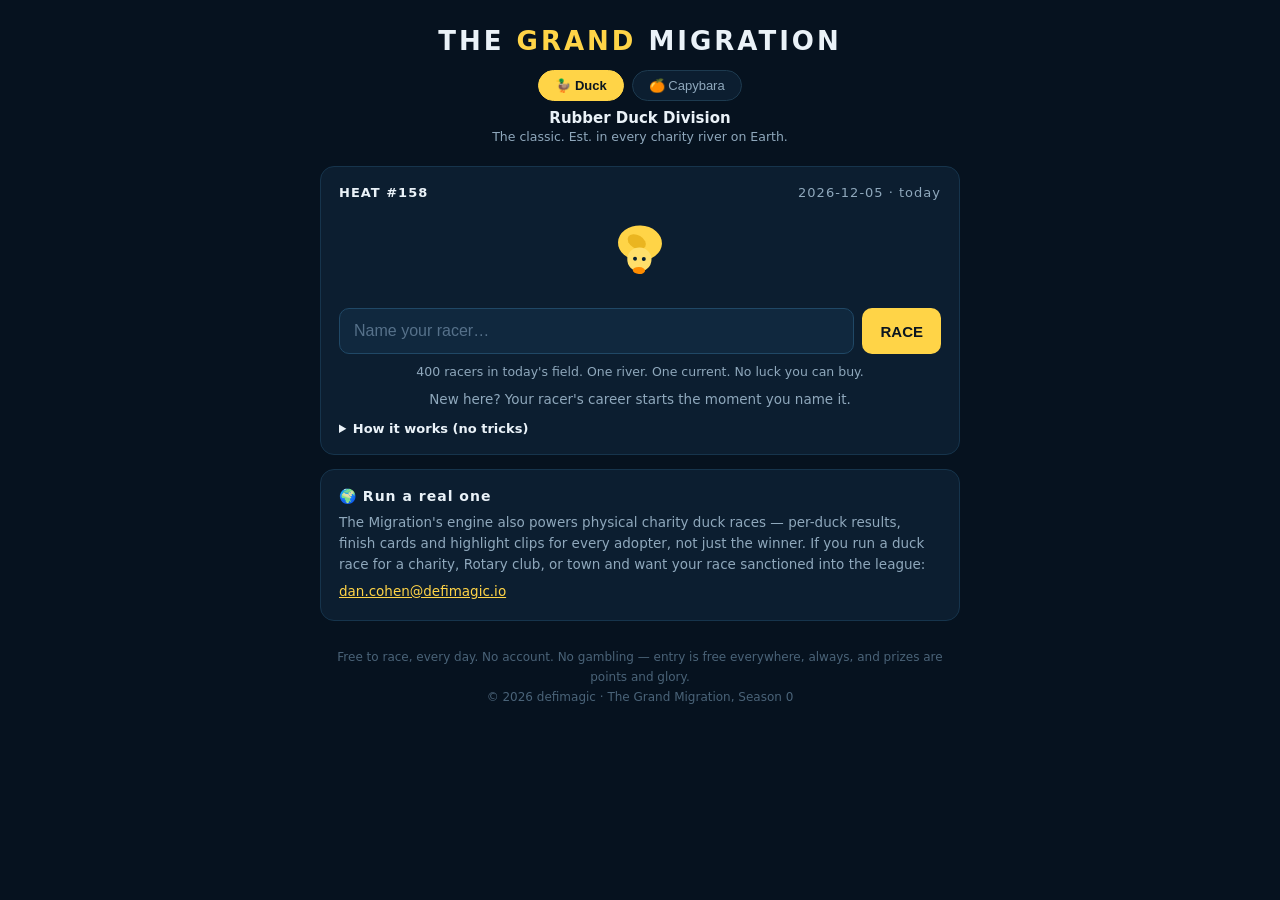
<file: index.html>
<!DOCTYPE html>
<html lang="en">
<head>
<meta charset="utf-8">
<meta name="viewport" content="width=device-width, initial-scale=1">
<title>The Grand Migration — the daily floating race</title>
<meta name="description" content="Name a racer. It races 400 others down a river that changes every day. Same name, same day, same result — anywhere on Earth. Free, no account.">
<meta property="og:title" content="The Grand Migration">
<meta property="og:description" content="The daily floating race. Name yours, race 400 others, prove it in the group chat.">
<link rel="icon" href="data:image/svg+xml,<svg xmlns='http://www.w3.org/2000/svg' viewBox='0 0 100 100'><text y='.9em' font-size='90'>🌊</text></svg>">
<link rel="stylesheet" href="css/style.css">
</head>
<body>
<div class="wrap">

  <header>
    <div class="brand">THE <em>GRAND</em> MIGRATION</div>
    <div class="division">
      <button id="skinDuck" type="button">🦆 Duck</button>
      <button id="skinCapy" type="button">🍊 Capybara</button>
    </div>
    <div id="divisionLabel"></div>
    <div id="divisionTag"></div>
  </header>

  <!-- ENTER -->
  <section id="enter" class="panel">
    <div class="heatChip"><b id="heatNo"></b><span id="heatDate"></span></div>
    <canvas id="heroSprite" width="120" height="90"></canvas>
    <div id="challengeBox" class="hidden"></div>
    <form id="enterForm" autocomplete="off">
      <input id="nameInput" maxlength="28" placeholder="Name your racer…" aria-label="Racer name">
      <button type="submit">RACE</button>
    </form>
    <div class="fieldNote"><span id="fieldCount">400</span> racers in today's field. One river. One current. No luck you can buy.</div>
    <div id="careerStrip"></div>
    <details class="how">
      <summary>How it works (no tricks)</summary>
      <p>Every day at 00:00 UTC a new river is generated. Every racer's run is computed from the day plus its name — nothing else. Same name, same day, same finish, on any phone on Earth. That's why a result can be checked by anyone you send it to: they type the name, they see the run.</p>
      <p>Free to race, no account, no purchase, no prizes of value — points and glory only. Your career lives on your device.</p>
    </details>
  </section>

  <!-- RACE -->
  <section id="race" class="panel hidden">
    <div id="raceTop"><span id="raceHeat"></span><span id="raceClock">0s</span><span id="livePos"></span></div>
    <canvas id="river"></canvas>
    <div id="raceBottom">
      <div id="ticker">🎙 They're in the water…</div>
      <button id="speedBtn" type="button">▶ 24×</button>
      <button id="skipBtn" type="button">Skip ⏭</button>
    </div>
  </section>

  <!-- RESULTS -->
  <section id="results" class="hidden">
    <div class="panel">
      <div id="resultHeat"></div>
      <div id="myCard"></div>
      <div id="shareRow" class="hidden">
        <button id="shareBtn" type="button">Challenge friends</button>
        <button id="copyBtn" type="button">Copy link</button>
        <button id="cardBtn" type="button">Save card</button>
      </div>
      <div id="tomorrowLine"></div>
      <div class="againRow">
        <button id="rewatchBtn" type="button">Rewatch heat</button>
        <button id="againBtn" type="button">Change racer</button>
      </div>
    </div>
    <div id="globalBox" class="panel hidden"></div>
    <div id="h2hBox" class="panel hidden"></div>
    <div class="panel">
      <h3>🏁 Today's podium & top 10</h3>
      <table class="miniTable"><tbody id="standings"></tbody></table>
    </div>
    <div class="panel"><div id="careerBox"></div></div>
  </section>

  <!-- REAL-WORLD LANE -->
  <section id="hostPanel" class="panel">
    <h3>🌍 Run a real one</h3>
    <p>The Migration's engine also powers physical charity duck races — per-duck results, finish cards and highlight clips for every adopter, not just the winner. If you run a duck race for a charity, Rotary club, or town and want your race sanctioned into the league:</p>
    <p><a href="mailto:dan.cohen@defimagic.io?subject=Sanction%20my%20race%20—%20Grand%20Migration">dan.cohen@defimagic.io</a></p>
  </section>

  <footer>
    Free to race, every day. No account. No gambling — entry is free everywhere, always, and prizes are points and glory.<br>
    © 2026 defimagic · The Grand Migration, Season 0
  </footer>

</div>
<div id="toast" role="status"></div>
<script src="js/engine.js"></script>
<script src="js/app.js"></script>
</body>
</html>
</file>
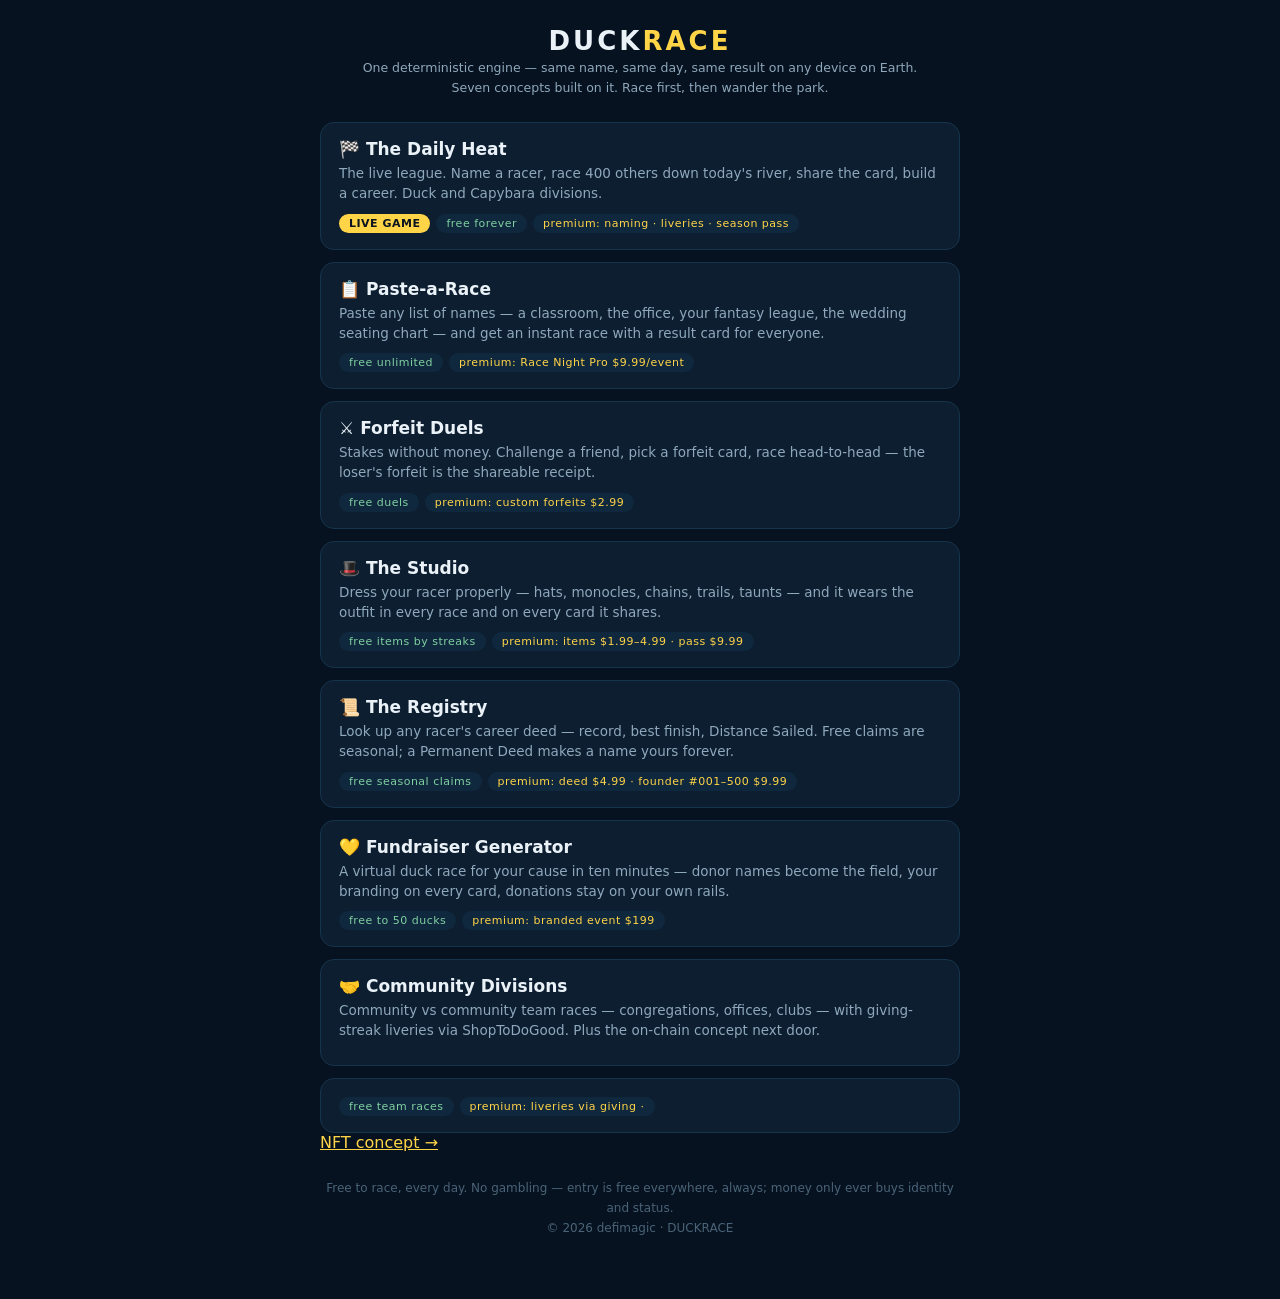
<file: public/index.html>
<!DOCTYPE html>
<html lang="en">
<head>
<meta charset="utf-8">
<meta name="viewport" content="width=device-width, initial-scale=1">
<title>DUCKRACE — the concept park</title>
<meta name="description" content="One deterministic racing engine, seven concepts. Race a duck in ten seconds — then explore what it could become.">
<link rel="icon" href="data:image/svg+xml,<svg xmlns='http://www.w3.org/2000/svg' viewBox='0 0 100 100'><text y='.9em' font-size='90'>🦆</text></svg>">
<link rel="stylesheet" href="/css/style.css">
<style>
  .park { display: grid; grid-template-columns: 1fr; gap: 12px; margin-top: 16px; }
  a.card { display: block; background: var(--panel); border: 1px solid #16344c; border-radius: 14px; padding: 16px 18px; text-decoration: none; color: var(--ink); transition: border-color .15s, transform .15s; }
  a.card:hover { border-color: var(--accent); transform: translateY(-1px); }
  .card h2 { font-size: 17px; margin: 0 0 4px; }
  .card p { color: var(--dim); font-size: 13.5px; line-height: 1.5; margin: 0 0 8px; }
  .chips span { display: inline-block; font-size: 11px; letter-spacing: .5px; border-radius: 12px; padding: 3px 10px; margin-right: 6px; }
  .chips .free { background: #10283e; color: #7fd0a0; }
  .chips .prem { background: #10283e; color: var(--accent); }
  .chips .live { background: var(--accent); color: #0a1520; font-weight: 700; }
  .intro { color: var(--dim); font-size: 14px; text-align: center; line-height: 1.6; margin-top: 8px; }
</style>
</head>
<body>
<div class="wrap">
  <header>
    <div class="brand">DUCK<em>RACE</em></div>
    <div id="divisionTag" class="intro">One deterministic engine — same name, same day, same result on any device on Earth.<br>Seven concepts built on it. Race first, then wander the park.</div>
  </header>

  <div class="park">
    <a class="card" href="/daily/">
      <h2>🏁 The Daily Heat</h2>
      <p>The live league. Name a racer, race 400 others down today's river, share the card, build a career. Duck and Capybara divisions.</p>
      <div class="chips"><span class="live">LIVE GAME</span><span class="free">free forever</span><span class="prem">premium: naming · liveries · season pass</span></div>
    </a>
    <a class="card" href="/paste/">
      <h2>📋 Paste-a-Race</h2>
      <p>Paste any list of names — a classroom, the office, your fantasy league, the wedding seating chart — and get an instant race with a result card for everyone.</p>
      <div class="chips"><span class="free">free unlimited</span><span class="prem">premium: Race Night Pro $9.99/event</span></div>
    </a>
    <a class="card" href="/duel/">
      <h2>⚔️ Forfeit Duels</h2>
      <p>Stakes without money. Challenge a friend, pick a forfeit card, race head-to-head — the loser's forfeit is the shareable receipt.</p>
      <div class="chips"><span class="free">free duels</span><span class="prem">premium: custom forfeits $2.99</span></div>
    </a>
    <a class="card" href="/studio/">
      <h2>🎩 The Studio</h2>
      <p>Dress your racer properly — hats, monocles, chains, trails, taunts — and it wears the outfit in every race and on every card it shares.</p>
      <div class="chips"><span class="free">free items by streaks</span><span class="prem">premium: items $1.99–4.99 · pass $9.99</span></div>
    </a>
    <a class="card" href="/registry/">
      <h2>📜 The Registry</h2>
      <p>Look up any racer's career deed — record, best finish, Distance Sailed. Free claims are seasonal; a Permanent Deed makes a name yours forever.</p>
      <div class="chips"><span class="free">free seasonal claims</span><span class="prem">premium: deed $4.99 · founder #001–500 $9.99</span></div>
    </a>
    <a class="card" href="/charity/">
      <h2>💛 Fundraiser Generator</h2>
      <p>A virtual duck race for your cause in ten minutes — donor names become the field, your branding on every card, donations stay on your own rails.</p>
      <div class="chips"><span class="free">free to 50 ducks</span><span class="prem">premium: branded event $199</span></div>
    </a>
    <a class="card" href="/community/">
      <h2>🤝 Community Divisions</h2>
      <p>Community vs community team races — congregations, offices, clubs — with giving-streak liveries via ShopToDoGood. Plus the on-chain concept next door.</p>
      <div class="chips"><span class="free">free team races</span><span class="prem">premium: liveries via giving · <a href="/community/crypto.html" style="color:var(--accent)">NFT concept →</a></span></div>
    </a>
  </div>

  <footer>
    Free to race, every day. No gambling — entry is free everywhere, always; money only ever buys identity and status.<br>
    © 2026 defimagic · DUCKRACE
  </footer>
</div>
</body>
</html>
</file>
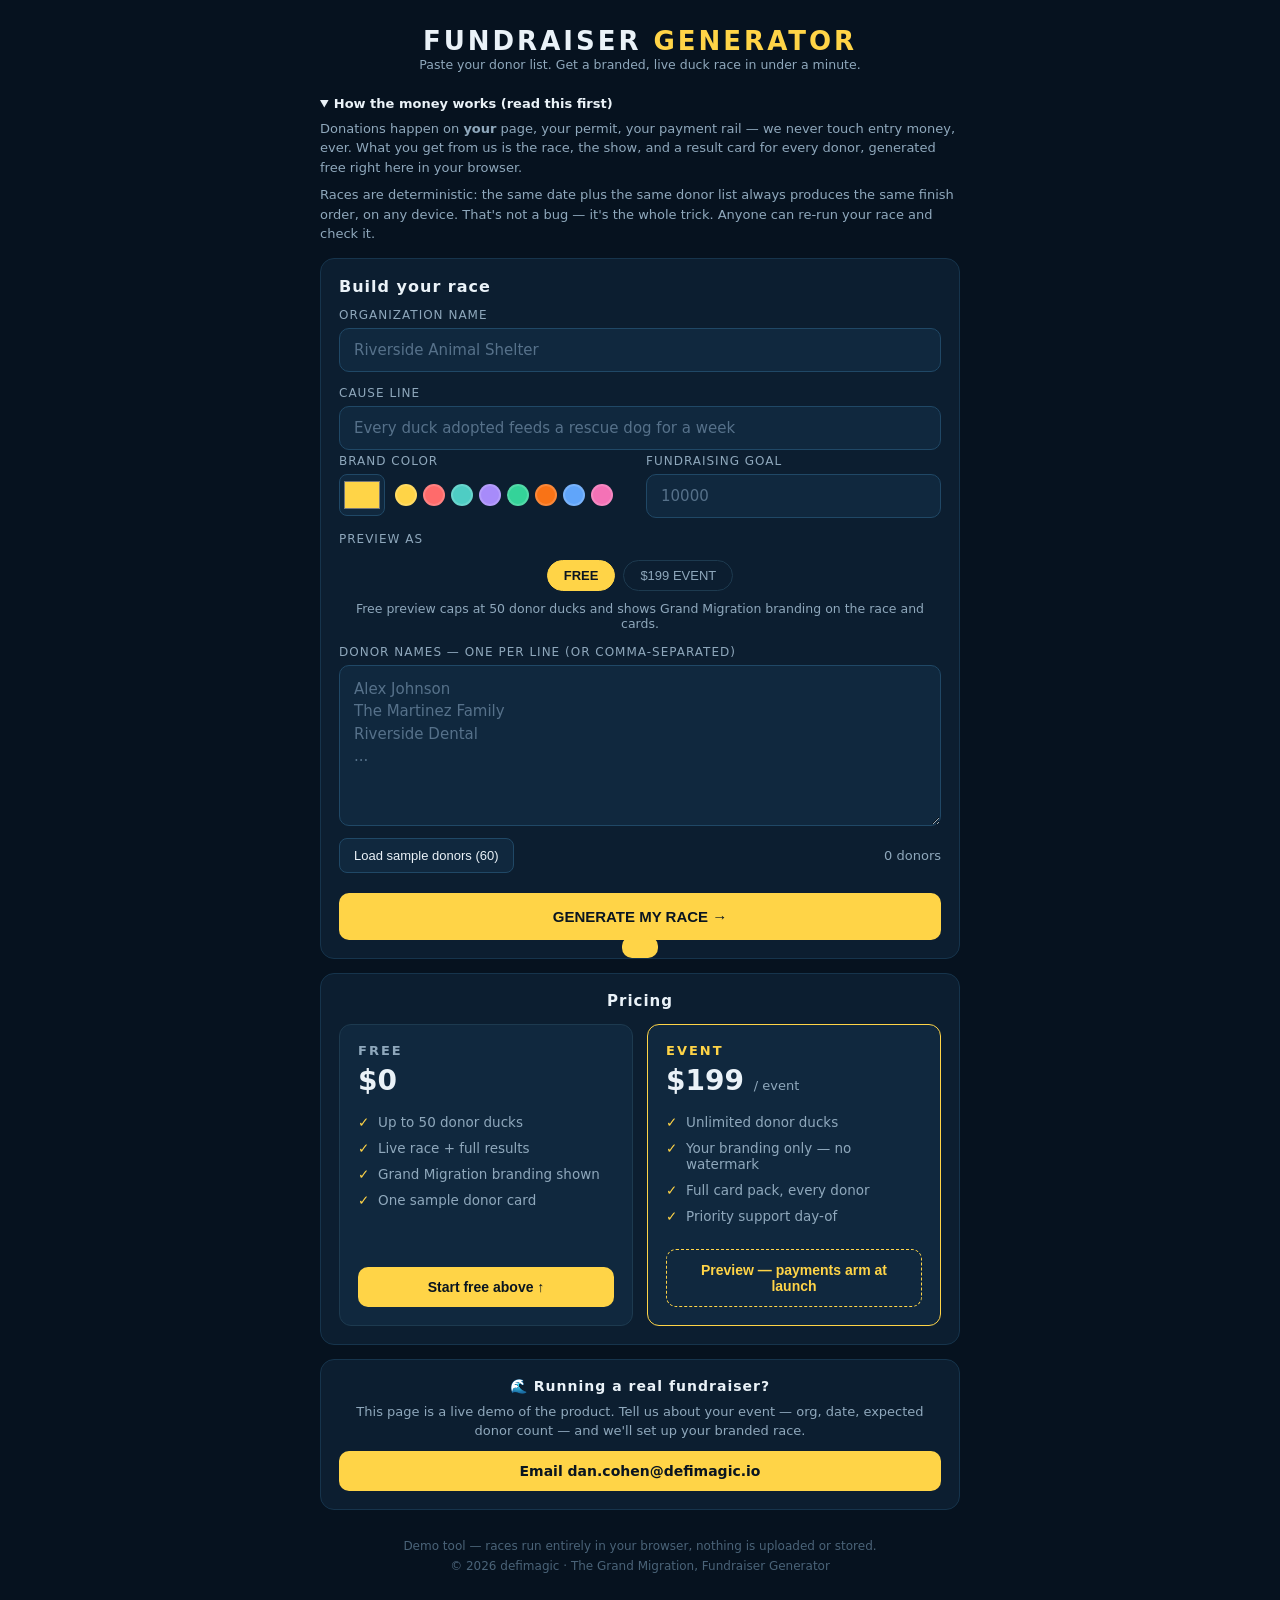
<file: public/charity/index.html>
<!DOCTYPE html>
<html lang="en">
<head>
<meta charset="utf-8">
<meta name="viewport" content="width=device-width, initial-scale=1">
<title>Fundraiser Generator — turn your donor list into a live duck race</title>
<meta name="description" content="Paste your donor names, pick your brand color, generate a live duck race and a result card for every donor. Free demo — we never touch your donation money.">
<meta property="og:title" content="Fundraiser Generator — The Grand Migration">
<meta property="og:description" content="Self-serve virtual duck race for your cause. Your branding, your donors, your payment rail. We just run the race.">
<link rel="icon" href="data:image/svg+xml,<svg xmlns='http://www.w3.org/2000/svg' viewBox='0 0 100 100'><text y='.9em' font-size='90'>🦆</text></svg>">
<link rel="stylesheet" href="/css/style.css">
<link rel="stylesheet" href="charity.css">
</head>
<body>
<div class="wrap">

  <header>
    <div class="brand">FUNDRAISER <em>GENERATOR</em></div>
    <div id="divisionTag">Paste your donor list. Get a branded, live duck race in under a minute.</div>
  </header>

  <details class="how" id="howDetails" open>
    <summary>How the money works (read this first)</summary>
    <p>Donations happen on <b>your</b> page, your permit, your payment rail — we never touch entry money, ever. What you get from us is the race, the show, and a result card for every donor, generated free right here in your browser.</p>
    <p>Races are deterministic: the same date plus the same donor list always produces the same finish order, on any device. That's not a bug — it's the whole trick. Anyone can re-run your race and check it.</p>
  </details>

  <!-- SETUP -->
  <section id="setup" class="panel">
    <h2 class="panelTitle">Build your race</h2>
    <form id="setupForm" autocomplete="off">
      <label class="fLabel" for="orgName">Organization name</label>
      <input id="orgName" class="fInput" maxlength="60" placeholder="Riverside Animal Shelter" required>

      <label class="fLabel" for="causeLine">Cause line</label>
      <input id="causeLine" class="fInput" maxlength="90" placeholder="Every duck adopted feeds a rescue dog for a week">

      <div class="fRow">
        <div class="fCol">
          <label class="fLabel" for="brandColor">Brand color</label>
          <div class="colorRow">
            <input id="brandColor" type="color" value="#ffd447">
            <div class="swatches" id="swatches"></div>
          </div>
        </div>
        <div class="fCol">
          <label class="fLabel" for="goalAmount">Fundraising goal</label>
          <input id="goalAmount" class="fInput" type="number" min="0" step="1" placeholder="10000">
        </div>
      </div>

      <label class="fLabel">Preview as</label>
      <div class="division" id="tierToggle">
        <button id="tierFree" type="button" class="on">FREE</button>
        <button id="tierEvent" type="button">$199 EVENT</button>
      </div>
      <div id="tierNote" class="fieldNote"></div>

      <label class="fLabel" for="donorText">Donor names — one per line (or comma-separated)</label>
      <textarea id="donorText" class="fTextarea" rows="6" placeholder="Alex Johnson&#10;The Martinez Family&#10;Riverside Dental&#10;..."></textarea>
      <div class="fRow" style="margin-top:8px;">
        <button id="loadSampleBtn" type="button" class="ghostBtn">Load sample donors (60)</button>
        <div id="donorCount" class="donorCount">0 donors</div>
      </div>

      <button type="submit" class="wideBtn bigGen" id="generateBtn">GENERATE MY RACE →</button>
    </form>
  </section>

  <!-- PREVIEW -->
  <section id="previewWrap" class="hidden">
    <div id="brandedScope">
      <section id="preview" class="panel">
        <div id="previewHeader">
          <div id="pOrgName"></div>
          <div id="pCauseLine"></div>
          <div id="pGoalWrap">
            <div class="goalBar"><div id="pGoalFill" class="goalFill"></div></div>
            <div id="pGoalLabel" class="dim"></div>
          </div>
        </div>

        <div id="raceTop2">
          <span id="raceInfo"></span>
          <span id="raceClock2">0s</span>
        </div>
        <canvas id="raceCanvas"></canvas>
        <div id="raceBottom2">
          <div id="ticker2">🎙 Ducks entering the water…</div>
          <button id="speedBtn2" type="button">▶ 24×</button>
          <button id="skipBtn2" type="button">Skip ⏭</button>
        </div>
        <div id="liveLeaders"></div>
        <div id="tierBadge"></div>
      </section>

      <section id="resultsSection" class="hidden">
        <div class="panel">
          <h3 id="resultsTitle"></h3>
          <table class="miniTable"><thead><tr><th>#</th><th>Donor</th><th>Time</th><th>Sailed</th></tr></thead>
            <tbody id="donorTable"></tbody>
          </table>
          <div id="overflowNote" class="fieldNote hidden"></div>
        </div>

        <div class="panel">
          <h3>Sample donor card</h3>
          <p class="dim">Every donor gets a card like this — proof they raced, branded for you.</p>
          <label class="fLabel" for="cardDonorSelect">Preview for</label>
          <select id="cardDonorSelect" class="fInput"></select>
          <canvas id="cardCanvas" width="1200" height="630"></canvas>
          <button id="downloadCardBtn" class="wideBtn" type="button">Download this card (PNG)</button>
        </div>

        <div class="panel" id="packPanel">
          <h3>Card pack — every donor, one click</h3>
          <p class="dim">Bundles a branded card for every donor on your list into one download, ready to email out the morning after the race.</p>
          <button id="packBtn" class="wideBtn ghostGold" type="button">Download full card pack — Preview, payments arm at launch</button>
        </div>

        <div class="panel" style="text-align:center;">
          <button id="rebuildBtn" class="wideBtn" type="button">Build another race</button>
        </div>
      </section>
    </div>
  </section>

  <!-- PRICING -->
  <section class="panel" id="pricingPanel">
    <h3>Pricing</h3>
    <div class="pricingGrid">
      <div class="tierCard">
        <div class="tierName">FREE</div>
        <div class="tierPrice">$0</div>
        <ul class="tierList">
          <li>Up to 50 donor ducks</li>
          <li>Live race + full results</li>
          <li>Grand Migration branding shown</li>
          <li>One sample donor card</li>
        </ul>
        <button id="freeCTA" class="wideBtn" type="button">Start free above ↑</button>
      </div>
      <div class="tierCard highlight">
        <div class="tierName">EVENT</div>
        <div class="tierPrice">$199 <span>/ event</span></div>
        <ul class="tierList">
          <li>Unlimited donor ducks</li>
          <li>Your branding only — no watermark</li>
          <li>Full card pack, every donor</li>
          <li>Priority support day-of</li>
        </ul>
        <button id="eventCTA" class="wideBtn ghostGold" type="button">Preview — payments arm at launch</button>
      </div>
    </div>
  </section>

  <!-- CONTACT -->
  <section class="panel" id="contactPanel">
    <h3>🌊 Running a real fundraiser?</h3>
    <p class="dim">This page is a live demo of the product. Tell us about your event — org, date, expected donor count — and we'll set up your branded race.</p>
    <a id="contactLink" class="wideBtn contactBtn" href="mailto:dan.cohen@defimagic.io?subject=Fundraiser%20Generator%20—%20interested">Email dan.cohen@defimagic.io</a>
  </section>

  <footer>
    Demo tool — races run entirely in your browser, nothing is uploaded or stored.<br>
    © 2026 defimagic · The Grand Migration, Fundraiser Generator
  </footer>

</div>
<div id="toast" role="status"></div>
<script src="/js/engine.js"></script>
<script src="charity.js"></script>
</body>
</html>
</file>
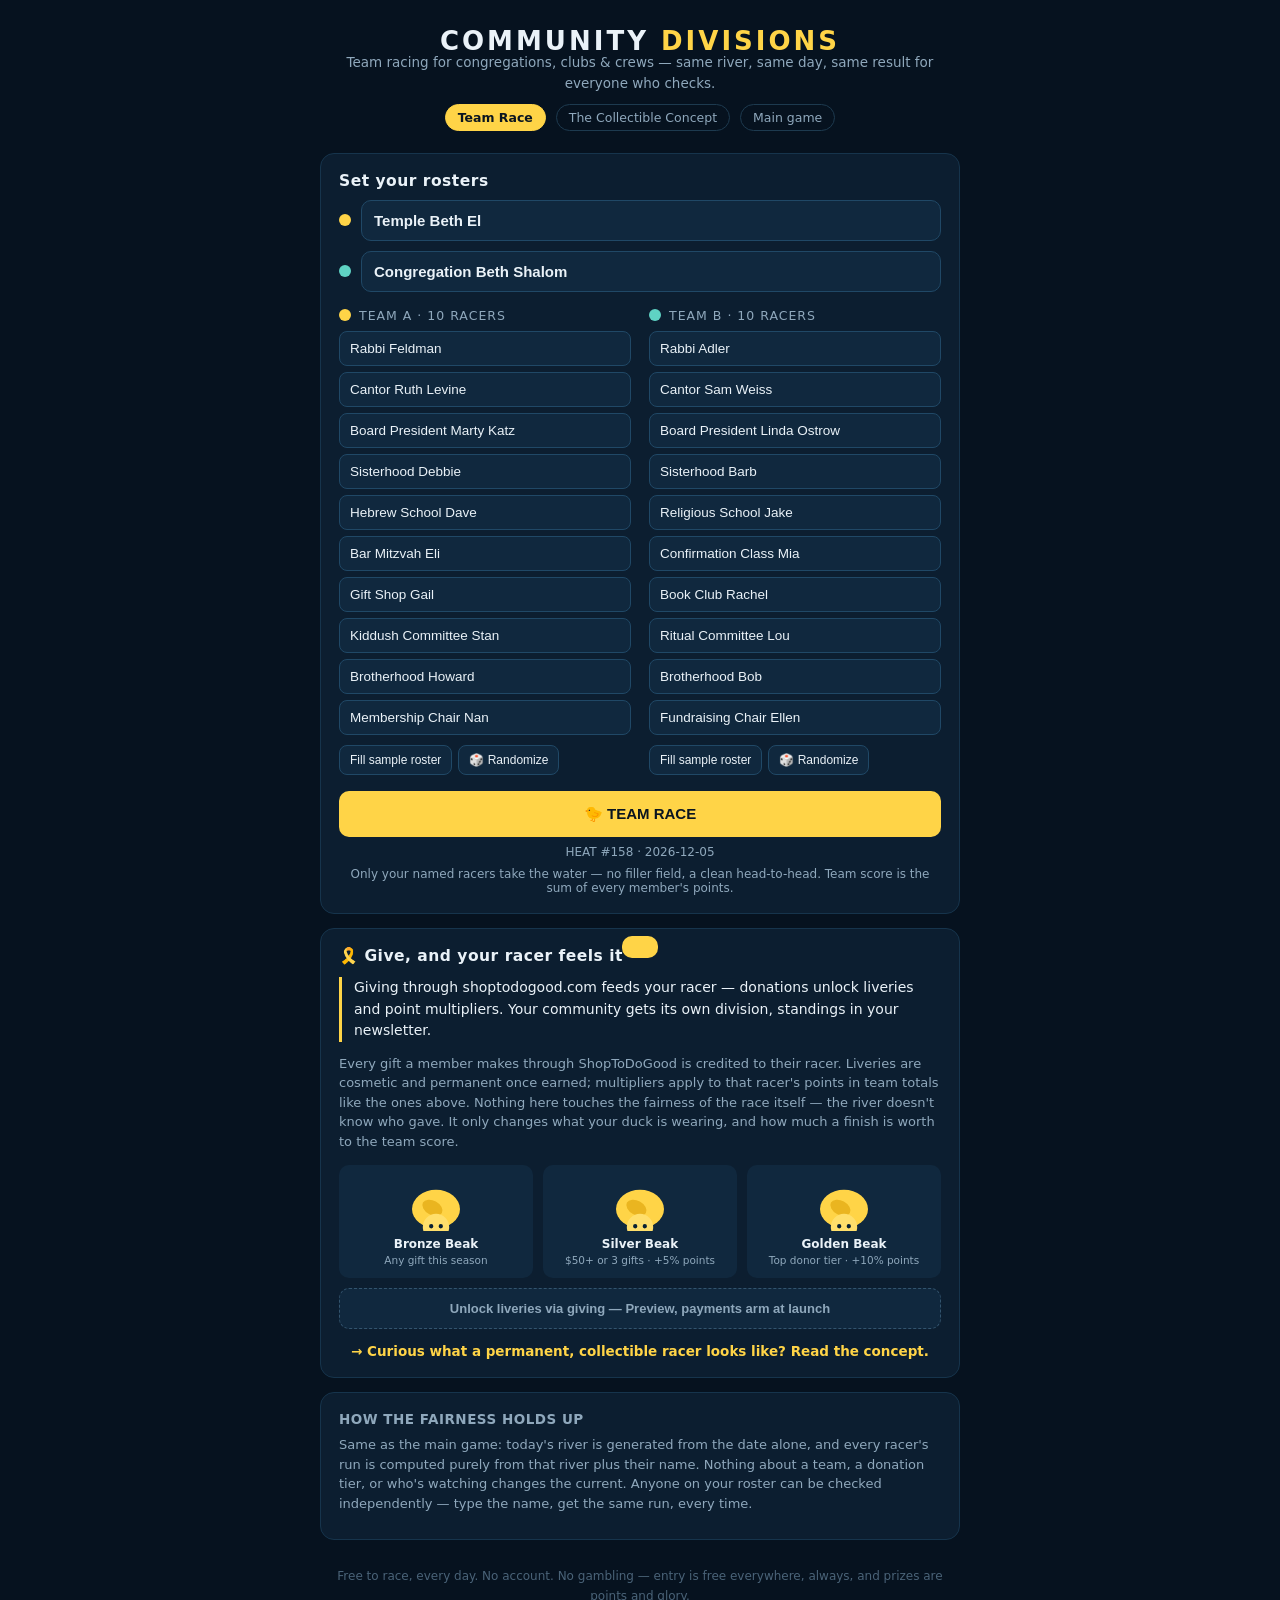
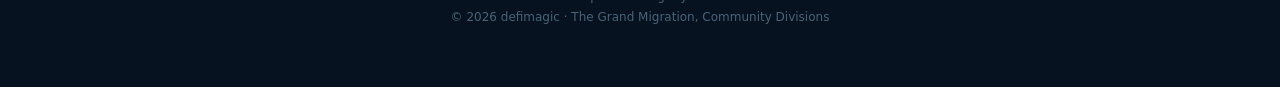
<file: public/community/index.html>
<!DOCTYPE html>
<html lang="en">
<head>
<meta charset="utf-8">
<meta name="viewport" content="width=device-width, initial-scale=1">
<title>Community Divisions — The Grand Migration</title>
<meta name="description" content="Two communities, ten racers each, one deterministic river. Team-vs-team racing for congregations, clubs and crews — free, no account, same result for everyone.">
<meta property="og:title" content="Community Divisions — The Grand Migration">
<meta property="og:description" content="Team-vs-team racing for your community. Points, standings, and a giving tie-in through ShopToDoGood.">
<link rel="icon" href="data:image/svg+xml,<svg xmlns='http://www.w3.org/2000/svg' viewBox='0 0 100 100'><text y='.9em' font-size='90'>🏆</text></svg>">
<link rel="stylesheet" href="../css/style.css">
<link rel="stylesheet" href="community.css">
</head>
<body>
<div class="wrap">

  <header>
    <div class="brand">COMMUNITY <em>DIVISIONS</em></div>
    <div class="subhead">Team racing for congregations, clubs & crews — same river, same day, same result for everyone who checks.</div>
    <div class="navRow">
      <a href="#" class="on">Team Race</a>
      <a href="crypto.html">The Collectible Concept</a>
      <a href="../index.html">Main game</a>
    </div>
  </header>

  <!-- SETUP -->
  <section id="setup" class="panel">
    <h2>Set your rosters</h2>
    <div class="teamNameRow">
      <span class="teamDot teamA-dot"></span>
      <input id="teamAName" maxlength="40" placeholder="Team A name">
    </div>
    <div class="teamNameRow">
      <span class="teamDot teamB-dot"></span>
      <input id="teamBName" maxlength="40" placeholder="Team B name">
    </div>

    <div class="rosterCols">
      <div class="rosterCol">
        <div class="colHead"><span class="teamDot teamA-dot"></span> Team A · 10 racers</div>
        <div id="rosterA"></div>
        <div class="sampleRow">
          <button id="sampleA" type="button">Fill sample roster</button>
          <button id="randomA" type="button">🎲 Randomize</button>
        </div>
      </div>
      <div class="rosterCol">
        <div class="colHead"><span class="teamDot teamB-dot"></span> Team B · 10 racers</div>
        <div id="rosterB"></div>
        <div class="sampleRow">
          <button id="sampleB" type="button">Fill sample roster</button>
          <button id="randomB" type="button">🎲 Randomize</button>
        </div>
      </div>
    </div>

    <button id="raceBtn" class="teamRaceBtn" type="button">🐤 TEAM RACE</button>
    <div class="setupNote" id="heatTag"></div>
    <div class="setupNote">Only your named racers take the water — no filler field, a clean head-to-head. Team score is the sum of every member's points.</div>
  </section>

  <!-- RACE -->
  <section id="raceC" class="panel hidden">
    <div id="raceCTop"><span id="raceCHeat"></span></div>
    <canvas id="raceCanvas"></canvas>
    <div id="raceCBottom">
      <div id="raceCTicker">🎙 They're in the water…</div>
      <button id="skipCBtn" type="button">Skip ⏭</button>
    </div>
  </section>

  <!-- RESULTS -->
  <section id="resultsC" class="hidden">
    <div class="panel">
      <div id="resultsCHeat" class="setupNote"></div>
      <div id="winnerBanner"></div>
      <div class="mvpRow" id="mvpRow"></div>
      <div id="shareRow" style="display:flex;gap:8px;margin-top:16px;">
        <button id="copyCBtn" type="button" style="flex:1;padding:12px 6px;border-radius:10px;border:1px solid #204866;background:var(--panel2);color:var(--ink);font-weight:700;font-size:13.5px;cursor:pointer;">Copy result</button>
        <button id="cardCBtn" type="button" style="flex:1;padding:12px 6px;border-radius:10px;border:0;background:var(--accent);color:#0a1520;font-weight:700;font-size:13.5px;cursor:pointer;">Save card</button>
      </div>
      <div class="againRow" style="display:flex;gap:8px;margin-top:12px;">
        <button id="rewatchBtn" type="button" style="flex:1;background:var(--panel2);color:var(--ink);border:1px solid #204866;border-radius:10px;padding:11px;cursor:pointer;font-size:13.5px;">Rewatch heat</button>
        <button id="editBtn" type="button" style="flex:1;background:var(--panel2);color:var(--ink);border:1px solid #204866;border-radius:10px;padding:11px;cursor:pointer;font-size:13.5px;">Edit rosters</button>
      </div>
    </div>
    <div class="panel">
      <h3>Full standings</h3>
      <div class="legendRow" id="legendRow"></div>
      <table class="miniTable">
        <thead><tr><th>pos</th><th>racer</th><th>time</th><th>pts</th></tr></thead>
        <tbody id="standingsBody"></tbody>
      </table>
    </div>
  </section>

  <!-- SHOPTODOGOOD TIE-IN -->
  <section class="panel">
    <h2>🎗️ Give, and your racer feels it</h2>
    <div class="pullQuote">Giving through shoptodogood.com feeds your racer — donations unlock liveries and point multipliers. Your community gets its own division, standings in your newsletter.</div>
    <p class="dim">Every gift a member makes through ShopToDoGood is credited to their racer. Liveries are cosmetic and permanent once earned; multipliers apply to that racer's points in team totals like the ones above. Nothing here touches the fairness of the race itself — the river doesn't know who gave. It only changes what your duck is wearing, and how much a finish is worth to the team score.</p>

    <div class="liveryGrid">
      <div class="liveryCard">
        <canvas id="liveryBronze" width="56" height="56"></canvas>
        <div class="tierName">Bronze Beak</div>
        <div class="tierReq">Any gift this season</div>
      </div>
      <div class="liveryCard">
        <canvas id="liverySilver" width="56" height="56"></canvas>
        <div class="tierName">Silver Beak</div>
        <div class="tierReq">$50+ or 3 gifts · +5% points</div>
      </div>
      <div class="liveryCard">
        <canvas id="liveryGold" width="56" height="56"></canvas>
        <div class="tierName">Golden Beak</div>
        <div class="tierReq">Top donor tier · +10% points</div>
      </div>
    </div>

    <button id="giveBtn" class="previewBtn" type="button">Unlock liveries via giving — Preview, payments arm at launch</button>
    <a class="crossLink" href="crypto.html">→ Curious what a permanent, collectible racer looks like? Read the concept.</a>
  </section>

  <section class="panel">
    <h3>How the fairness holds up</h3>
    <p class="dim">Same as the main game: today's river is generated from the date alone, and every racer's run is computed purely from that river plus their name. Nothing about a team, a donation tier, or who's watching changes the current. Anyone on your roster can be checked independently — type the name, get the same run, every time.</p>
  </section>

  <footer>
    Free to race, every day. No account. No gambling — entry is free everywhere, always, and prizes are points and glory.<br>
    © 2026 defimagic · The Grand Migration, Community Divisions
  </footer>

</div>
<div id="toast" role="status"></div>
<script src="../js/engine.js"></script>
<script src="community.js"></script>
</body>
</html>
</file>
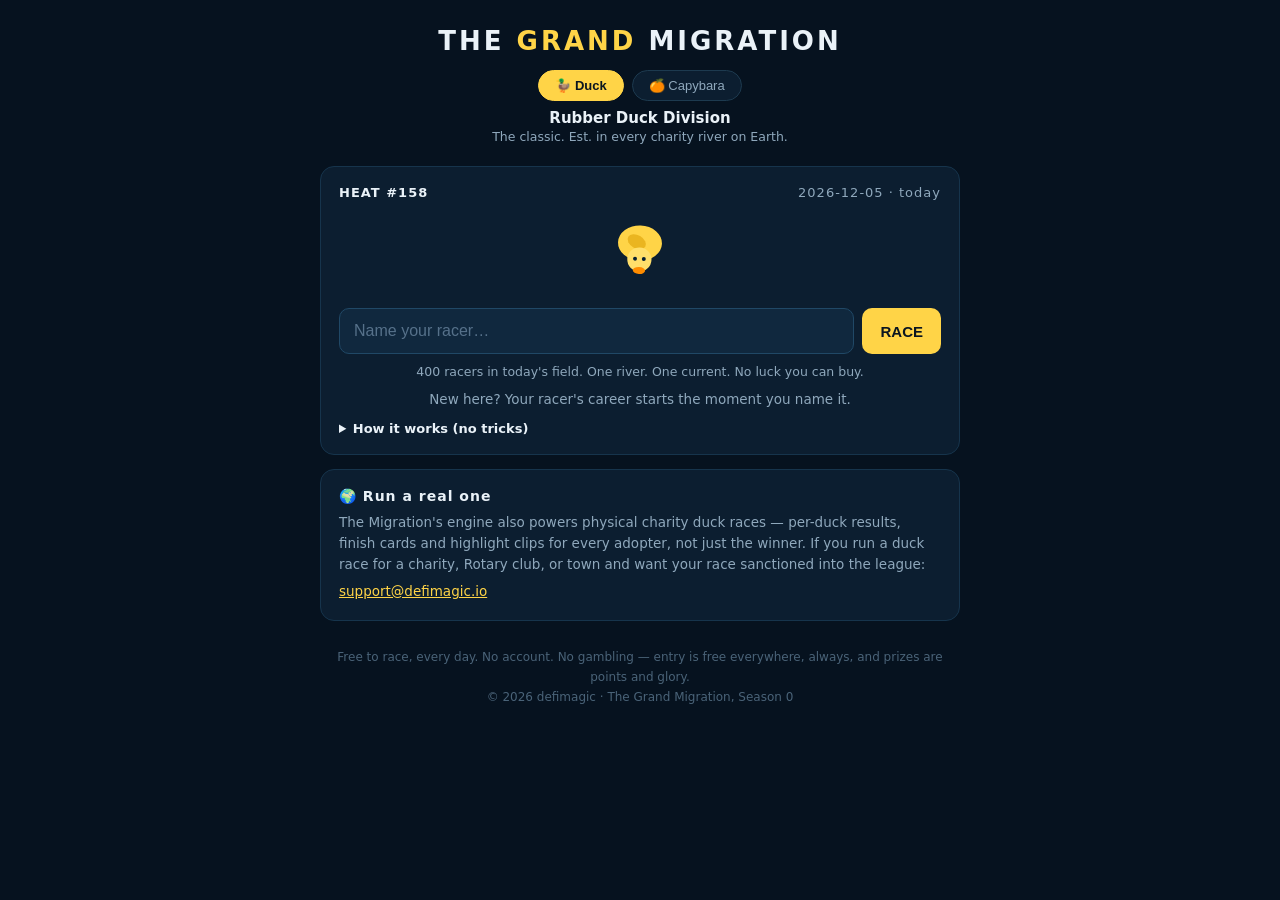
<file: public/daily/index.html>
<!DOCTYPE html>
<html lang="en">
<head>
<meta charset="utf-8">
<meta name="viewport" content="width=device-width, initial-scale=1">
<title>The Grand Migration — the daily floating race</title>
<meta name="description" content="Name a racer. It races 400 others down a river that changes every day. Same name, same day, same result — anywhere on Earth. Free, no account.">
<meta property="og:title" content="The Grand Migration">
<meta property="og:description" content="The daily floating race. Name yours, race 400 others, prove it in the group chat.">
<link rel="icon" href="data:image/svg+xml,<svg xmlns='http://www.w3.org/2000/svg' viewBox='0 0 100 100'><text y='.9em' font-size='90'>🌊</text></svg>">
<link rel="stylesheet" href="/css/style.css">
</head>
<body>
<div class="wrap">

  <header>
    <div class="brand">THE <em>GRAND</em> MIGRATION</div>
    <div class="division">
      <button id="skinDuck" type="button">🦆 Duck</button>
      <button id="skinCapy" type="button">🍊 Capybara</button>
    </div>
    <div id="divisionLabel"></div>
    <div id="divisionTag"></div>
  </header>

  <!-- ENTER -->
  <section id="enter" class="panel">
    <div class="heatChip"><b id="heatNo"></b><span id="heatDate"></span></div>
    <canvas id="heroSprite" width="120" height="90"></canvas>
    <div id="challengeBox" class="hidden"></div>
    <form id="enterForm" autocomplete="off">
      <input id="nameInput" maxlength="28" placeholder="Name your racer…" aria-label="Racer name">
      <button type="submit">RACE</button>
    </form>
    <div class="fieldNote"><span id="fieldCount">400</span> racers in today's field. One river. One current. No luck you can buy.</div>
    <div id="careerStrip"></div>
    <details class="how">
      <summary>How it works (no tricks)</summary>
      <p>Every day at 00:00 UTC a new river is generated. Every racer's run is computed from the day plus its name — nothing else. Same name, same day, same finish, on any phone on Earth. That's why a result can be checked by anyone you send it to: they type the name, they see the run.</p>
      <p>Free to race, no account, no purchase, no prizes of value — points and glory only. Your career lives on your device.</p>
    </details>
  </section>

  <!-- RACE -->
  <section id="race" class="panel hidden">
    <div id="raceTop"><span id="raceHeat"></span><span id="raceClock">0s</span><span id="livePos"></span></div>
    <canvas id="river"></canvas>
    <div id="raceBottom">
      <div id="ticker">🎙 They're in the water…</div>
      <button id="speedBtn" type="button">▶ 24×</button>
      <button id="skipBtn" type="button">Skip ⏭</button>
    </div>
  </section>

  <!-- RESULTS -->
  <section id="results" class="hidden">
    <div class="panel">
      <div id="resultHeat"></div>
      <div id="myCard"></div>
      <div id="shareRow" class="hidden">
        <button id="shareBtn" type="button">Challenge friends</button>
        <button id="copyBtn" type="button">Copy link</button>
        <button id="cardBtn" type="button">Save card</button>
      </div>
      <div id="tomorrowLine"></div>
      <div class="againRow">
        <button id="rewatchBtn" type="button">Rewatch heat</button>
        <button id="againBtn" type="button">Change racer</button>
      </div>
    </div>
    <div id="globalBox" class="panel hidden"></div>
    <div id="h2hBox" class="panel hidden"></div>
    <div class="panel">
      <h3>🏁 Today's podium & top 10</h3>
      <table class="miniTable"><tbody id="standings"></tbody></table>
    </div>
    <div class="panel"><div id="careerBox"></div></div>
  </section>

  <!-- REAL-WORLD LANE -->
  <section id="hostPanel" class="panel">
    <h3>🌍 Run a real one</h3>
    <p>The Migration's engine also powers physical charity duck races — per-duck results, finish cards and highlight clips for every adopter, not just the winner. If you run a duck race for a charity, Rotary club, or town and want your race sanctioned into the league:</p>
    <p><a href="mailto:support@defimagic.io?subject=Sanction%20my%20race%20—%20Grand%20Migration">support@defimagic.io</a></p>
  </section>

  <footer>
    Free to race, every day. No account. No gambling — entry is free everywhere, always, and prizes are points and glory.<br>
    © 2026 defimagic · The Grand Migration, Season 0
  </footer>

</div>
<div id="toast" role="status"></div>
<script src="/js/engine.js"></script>
<script src="/js/app.js"></script>
</body>
</html>
</file>
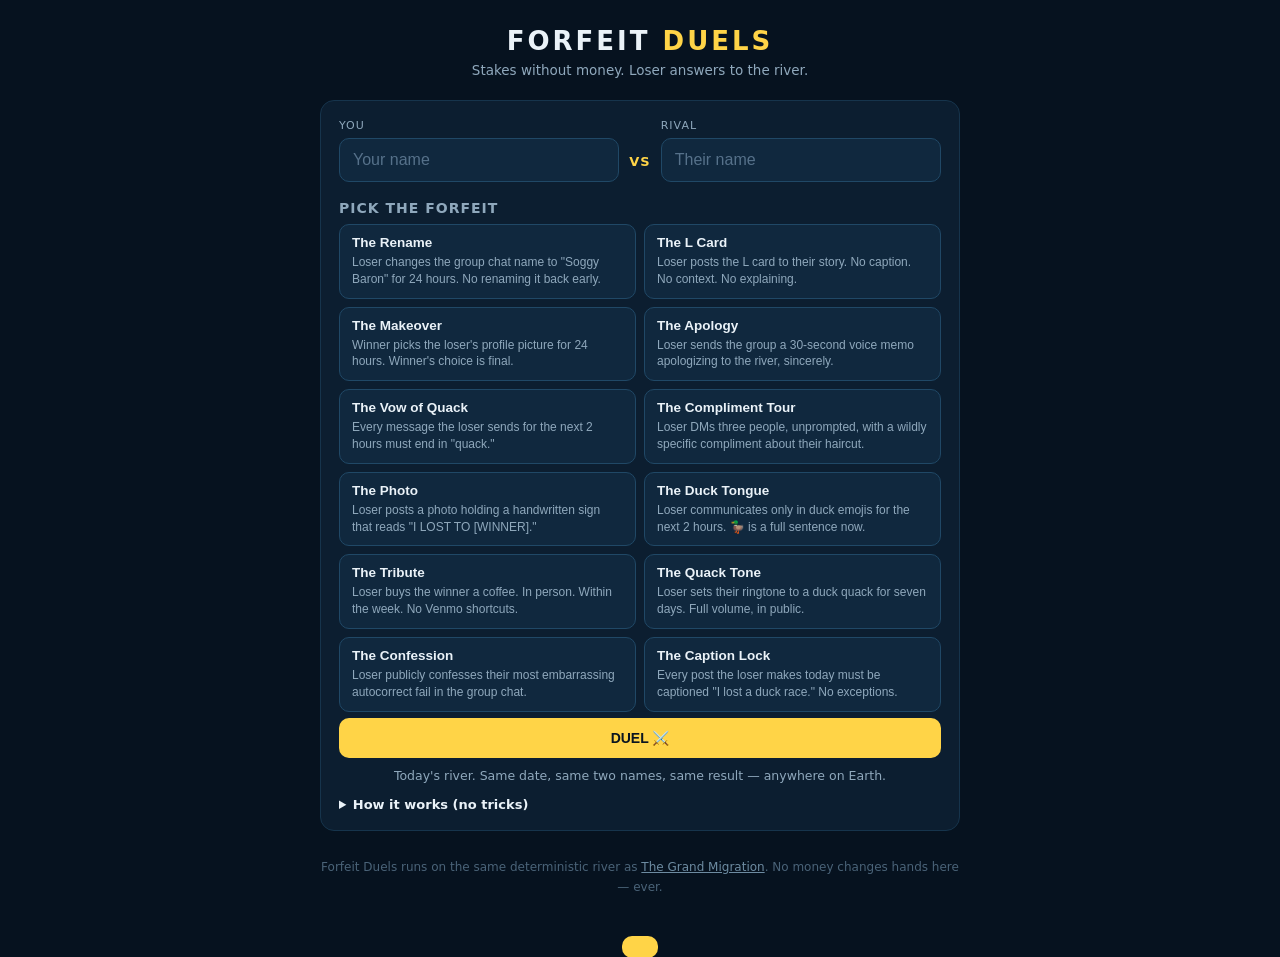
<file: public/duel/index.html>
<!DOCTYPE html>
<html lang="en">
<head>
<meta charset="utf-8">
<meta name="viewport" content="width=device-width, initial-scale=1">
<title>Forfeit Duels — stake something that isn't money</title>
<meta name="description" content="Name your rival. Pick a forfeit. Race today's river, head-to-head. Loser gets served an official Forfeit Card — no money, just consequences.">
<meta property="og:title" content="Forfeit Duels">
<meta property="og:description" content="Head-to-head duck race. Pick a forfeit, race today's river, loser gets served.">
<link rel="icon" href="data:image/svg+xml,<svg xmlns='http://www.w3.org/2000/svg' viewBox='0 0 100 100'><text y='.9em' font-size='90'>⚔️</text></svg>">
<link rel="stylesheet" href="/css/style.css">
<link rel="stylesheet" href="css/duel.css">
</head>
<body>
<div class="wrap">

  <header>
    <div class="brand">FORFEIT <em>DUELS</em></div>
    <div class="tagline">Stakes without money. Loser answers to the river.</div>
  </header>

  <!-- SETUP -->
  <section id="setup" class="panel">
    <div id="challengeNote" class="hidden"></div>

    <div class="duelNames">
      <div class="nameCol">
        <label for="nameA">You</label>
        <input id="nameA" maxlength="20" placeholder="Your name" autocomplete="off">
      </div>
      <div class="vsBadge">VS</div>
      <div class="nameCol">
        <label for="nameB">Rival</label>
        <input id="nameB" maxlength="20" placeholder="Their name" autocomplete="off">
      </div>
    </div>

    <h3 class="sectionLabel">Pick the forfeit</h3>
    <div id="forfeitGrid" class="forfeitGrid"></div>

    <button id="duelBtn" class="wideBtn" type="button" disabled>DUEL ⚔️</button>
    <div class="fieldNote">Today's river. Same date, same two names, same result — anywhere on Earth.</div>

    <details class="how">
      <summary>How it works (no tricks)</summary>
      <p>Every day at 00:00 UTC the river resets. Your duel races only the two of you — nobody else in the field. The finish is computed from the date plus both names, so if your rival opens the same challenge link today, they see the identical race and the identical loser. Nothing to negotiate.</p>
      <p>Free to duel, no account. The forfeit is on the honor system — the card is your receipt.</p>
    </details>
  </section>

  <!-- RACE -->
  <section id="race" class="panel hidden">
    <div id="raceTop"><span id="raceLabel"></span><span id="raceClock">0s</span></div>
    <canvas id="river"></canvas>
    <div id="raceBottom">
      <div id="ticker">🎙 They're in the water…</div>
      <button id="skipBtn" type="button">Skip ⏭</button>
    </div>
  </section>

  <!-- RESULTS -->
  <section id="results" class="hidden">
    <div class="panel" id="verdictPanel"></div>

    <div class="panel" id="cardPanel">
      <div class="sectionLabel">The Forfeit Card</div>
      <div class="summonsWrap">
        <canvas id="summonsCanvas" width="900" height="1150"></canvas>
      </div>
      <div id="shareRow">
        <button id="downloadBtn" type="button">Save card</button>
        <button id="copyBtn" type="button">Copy challenge link</button>
      </div>
    </div>

    <div class="panel" id="rematchPanel"></div>

    <div class="panel" id="premiumPanel">
      <h3 class="sectionLabel">Custom Forfeit Cards + Duel History</h3>
      <p class="dim">Design your own forfeits, keep a running ledger of every duel you've fought, unlock card themes. $2.99.</p>
      <button class="wideBtn" type="button" disabled>Preview — payments arm at launch</button>
    </div>
  </section>

  <footer>
    Forfeit Duels runs on the same deterministic river as <a href="/">The Grand Migration</a>. No money changes hands here — ever.
  </footer>

</div>
<div id="toast"></div>

<script src="/js/engine.js"></script>
<script src="js/duel.js"></script>
</body>
</html>
</file>
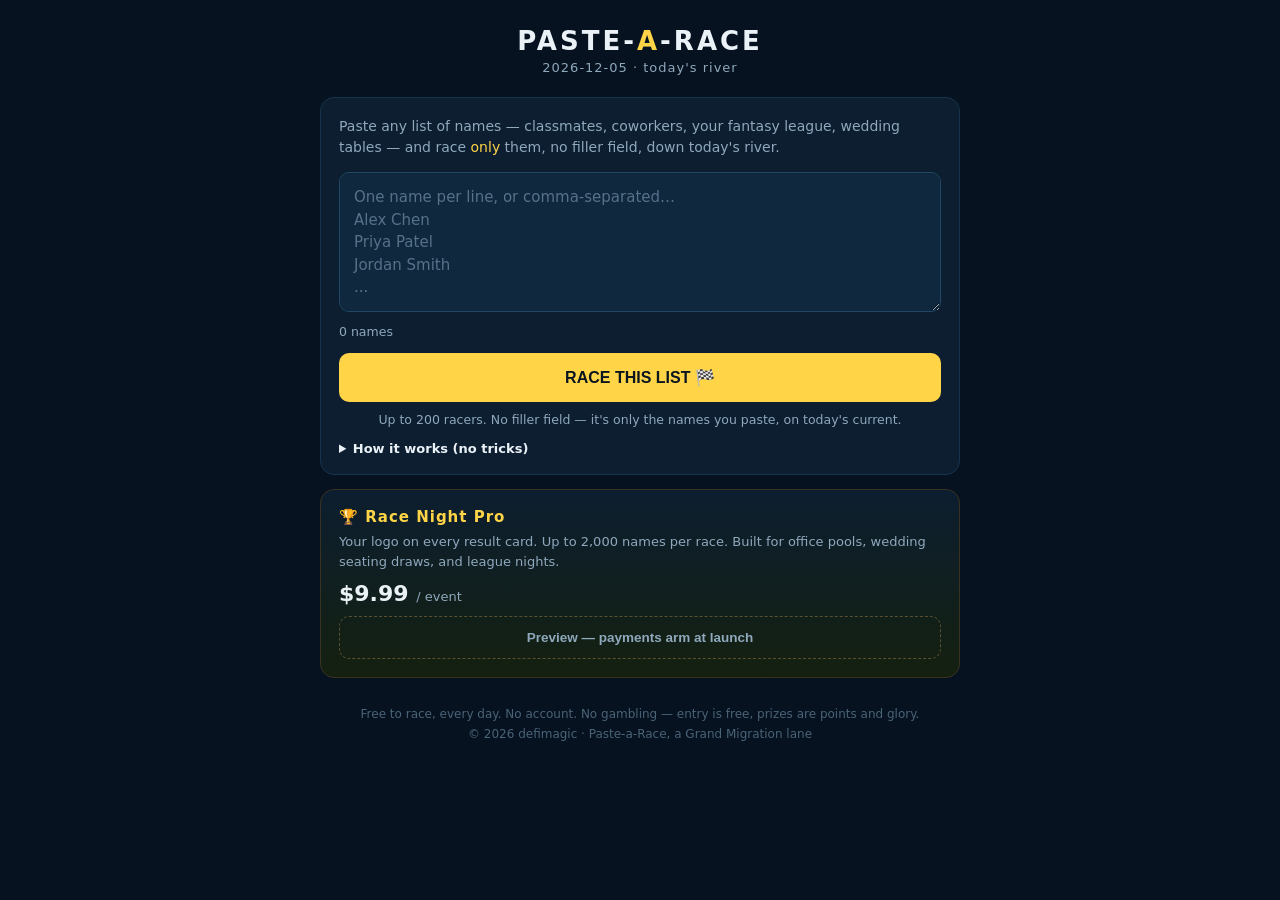
<file: public/paste/index.html>
<!DOCTYPE html>
<html lang="en">
<head>
<meta charset="utf-8">
<meta name="viewport" content="width=device-width, initial-scale=1">
<title>Paste-a-Race — race any list of names down today's river</title>
<meta name="description" content="Paste any list of names — classmates, coworkers, a fantasy league, wedding tables — and race them down today's Grand Migration river. Same list, same day, same result, anywhere on Earth. Free.">
<meta property="og:title" content="Paste-a-Race — The Grand Migration">
<meta property="og:description" content="Paste a list. Race it. Same day, same river, same result for everyone who checks.">
<link rel="icon" href="data:image/svg+xml,<svg xmlns='http://www.w3.org/2000/svg' viewBox='0 0 100 100'><text y='.9em' font-size='90'>📋</text></svg>">
<link rel="stylesheet" href="/css/style.css">
<link rel="stylesheet" href="paste.css">
</head>
<body>
<div class="wrap">

  <header>
    <div class="brand">PASTE-<em>A</em>-RACE</div>
    <div id="heatLine" class="pr-heatLine"></div>
  </header>

  <!-- PASTE -->
  <section id="enter" class="panel">
    <p class="pr-lede">Paste any list of names — classmates, coworkers, your fantasy league, wedding tables — and race <em>only</em> them, no filler field, down today's river.</p>
    <textarea id="nameBox" class="pr-textarea" placeholder="One name per line, or comma-separated…
Alex Chen
Priya Patel
Jordan Smith
..." maxlength="8000"></textarea>
    <div class="pr-count"><span id="countLabel">0 names</span><span id="countWarn" class="pr-warn hidden"></span></div>
    <button id="raceBtn" class="pr-raceBtn" type="button">RACE THIS LIST 🏁</button>
    <div class="fieldNote">Up to 200 racers. No filler field — it's only the names you paste, on today's current.</div>
    <details class="how">
      <summary>How it works (no tricks)</summary>
      <p>Every day at 00:00 UTC a new river is generated — new eddies, new current, new rocks. Each racer's run is computed purely from the day plus its name. Same list, same day, same finish order, on any device on Earth. Anyone you send the link to sees the identical race.</p>
      <p>Free, no account, no filler racers padding the field — just your list against the water.</p>
    </details>
  </section>

  <!-- RACE -->
  <section id="race" class="panel hidden">
    <div id="raceTop"><span id="raceHeat"></span><span id="raceClock">0s</span><span id="livePos"></span></div>
    <canvas id="river"></canvas>
    <div id="raceBottom">
      <div id="ticker">🎙 They're in the water…</div>
      <button id="speedBtn" type="button">▶ 24×</button>
      <button id="skipBtn" type="button">Skip ⏭</button>
    </div>
  </section>

  <!-- RESULTS -->
  <section id="results" class="hidden">
    <div class="panel">
      <div id="resultHeat"></div>
      <div id="shareRow" class="pr-shareRow">
        <button id="shareBtn" type="button">Share this race</button>
        <button id="copyBtn" type="button">Copy link</button>
      </div>
      <div id="urlWarn" class="pr-warn hidden"></div>
      <div id="tomorrowLine" class="pr-tomorrow"></div>
      <div class="againRow">
        <button id="rewatchBtn" type="button">Rewatch heat</button>
        <button id="againBtn" type="button">New list</button>
      </div>
    </div>
    <div class="panel">
      <h3>🏁 Full results</h3>
      <table class="miniTable pr-resultsTable">
        <thead><tr><th>#</th><th>name</th><th>time</th><th>sailed</th><th></th></tr></thead>
        <tbody id="resultsBody"></tbody>
      </table>
    </div>
  </section>

  <!-- PREMIUM TEASER -->
  <section class="panel pr-premium">
    <h3>🏆 Race Night Pro</h3>
    <p>Your logo on every result card. Up to 2,000 names per race. Built for office pools, wedding seating draws, and league nights.</p>
    <div class="pr-price">$9.99 <span>/ event</span></div>
    <button class="pr-buyBtn" type="button" disabled>Preview — payments arm at launch</button>
  </section>

  <footer>
    Free to race, every day. No account. No gambling — entry is free, prizes are points and glory.<br>
    © 2026 defimagic · Paste-a-Race, a Grand Migration lane
  </footer>

</div>
<div id="toast" role="status"></div>
<script src="/js/engine.js"></script>
<script src="paste.js"></script>
</body>
</html>
</file>
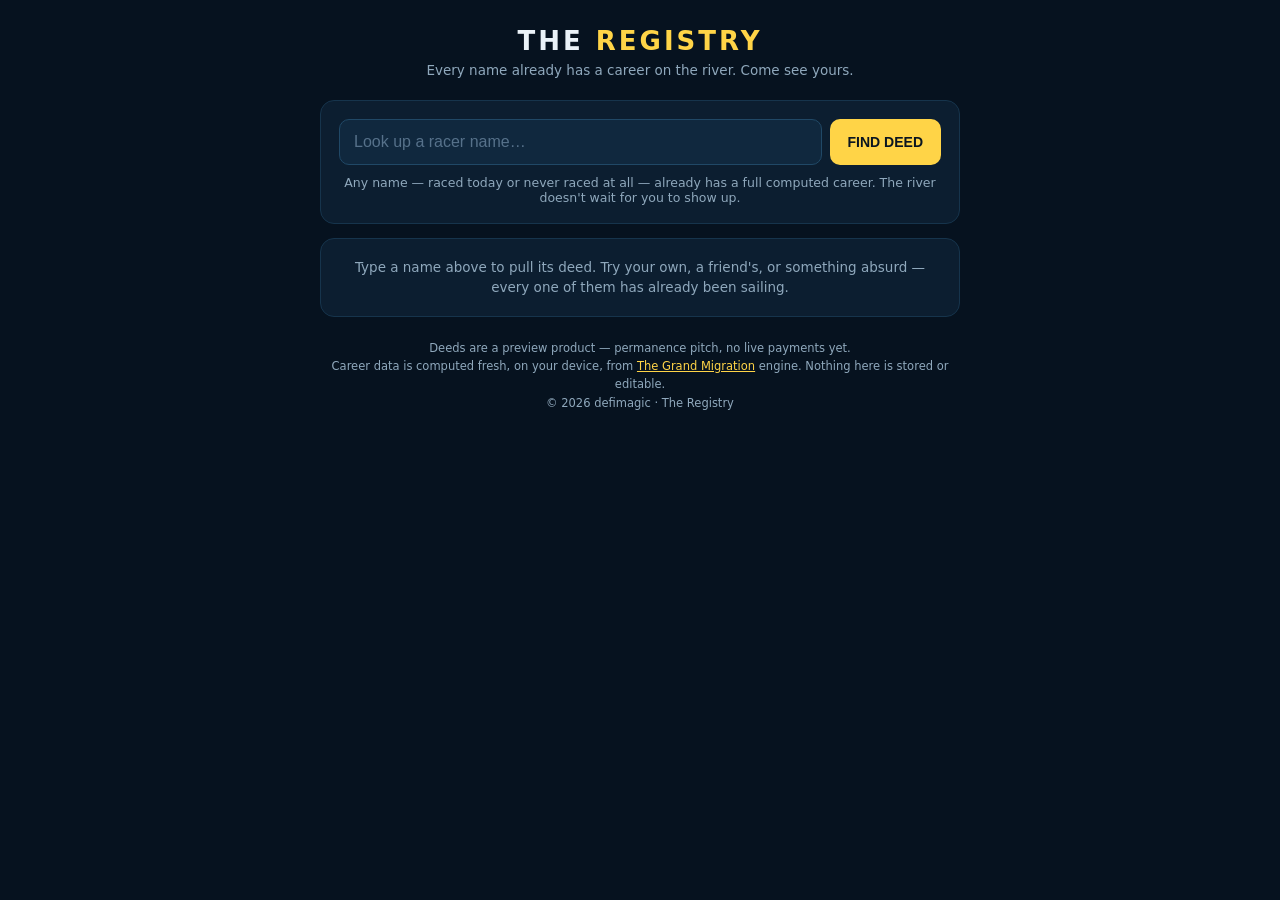
<file: public/registry/index.html>
<!DOCTYPE html>
<html lang="en">
<head>
<meta charset="utf-8">
<meta name="viewport" content="width=device-width, initial-scale=1">
<title>The Registry — Grand Migration racer deeds</title>
<meta name="description" content="Every racer name already has a computed career in The Grand Migration. Look one up, see its deed, and claim it forever.">
<meta property="og:title" content="The Registry — Grand Migration">
<meta property="og:description" content="Every name already has a career on the river. Come see yours, and own it forever.">
<link rel="icon" href="data:image/svg+xml,<svg xmlns='http://www.w3.org/2000/svg' viewBox='0 0 100 100'><text y='.9em' font-size='90'>📜</text></svg>">
<link rel="stylesheet" href="../css/style.css">
<link rel="stylesheet" href="style.css">
</head>
<body>
<div class="wrap">

  <header>
    <div class="brand">THE <em>REGISTRY</em></div>
    <div class="tagline">Every name already has a career on the river. Come see yours.</div>
  </header>

  <section class="panel" id="searchPanel">
    <form id="searchForm" autocomplete="off">
      <input id="nameInput" maxlength="28" placeholder="Look up a racer name…" aria-label="Racer name">
      <button type="submit">FIND DEED</button>
    </form>
    <p class="fieldNote">Any name — raced today or never raced at all — already has a full computed career. The river doesn't wait for you to show up.</p>
  </section>

  <section id="emptyState" class="panel">
    <p class="emptyCopy">Type a name above to pull its deed. Try your own, a friend's, or something absurd — every one of them has already been sailing.</p>
  </section>

  <section id="deedWrap" class="hidden">

    <div class="deed" id="deed"><!-- filled by JS --></div>

    <div class="panel" id="buyPanel">
      <button class="buyBtn permBtn" id="permBtn" type="button">
        <span class="buyLabel">Own this name forever — Permanent Deed</span>
        <span class="price">$4.99</span>
      </button>
      <button class="buyBtn founderBtn" id="founderBtn" type="button">
        <span class="buyLabel">Founder Edition <span id="founderNo">#001/500</span></span>
        <span class="price">$9.99</span>
      </button>
      <div class="previewNote">Preview — payments arm at launch. Nothing is charged now.</div>
      <button class="linkBtn" id="giftBtn" type="button">Gift a deed instead →</button>
      <div id="giftExplainer" class="explainer hidden">
        A gifted deed hands this exact Racer No. and its full career record to someone else's name at launch — same certificate, same permanence, plus a short note from you. Good for retiring a racer to a friend, or passing down a name mid hot streak.
      </div>
    </div>

    <div class="panel" id="seasonPanel">
      <h3>Free claims vs. Permanent Deeds</h3>
      <p>Racing a name for free — over at the <a href="../">main track</a> — holds that name only through the current season. When a season ends, every free claim resets and any name can be picked up new.</p>
      <p>A Permanent Deed doesn't do that. Once armed, this Racer No. and this name's entire computed career — every heat, past and future — stay assigned to you forever, across every season, whether you ever race again or not.</p>
    </div>

    <div class="panel" id="shareRow2">
      <button id="copyLinkBtn" type="button">Copy this deed's link</button>
      <div class="linkNote">Shareable — <code>/registry/?name=…</code> renders this exact deed for anyone.</div>
    </div>

  </section>

  <footer>
    Deeds are a preview product — permanence pitch, no live payments yet.<br>
    Career data is computed fresh, on your device, from <a href="../">The Grand Migration</a> engine. Nothing here is stored or editable.<br>
    © 2026 defimagic · The Registry
  </footer>

</div>
<div id="toast" role="status"></div>
<script src="../js/engine.js"></script>
<script src="registry.js"></script>
</body>
</html>
</file>
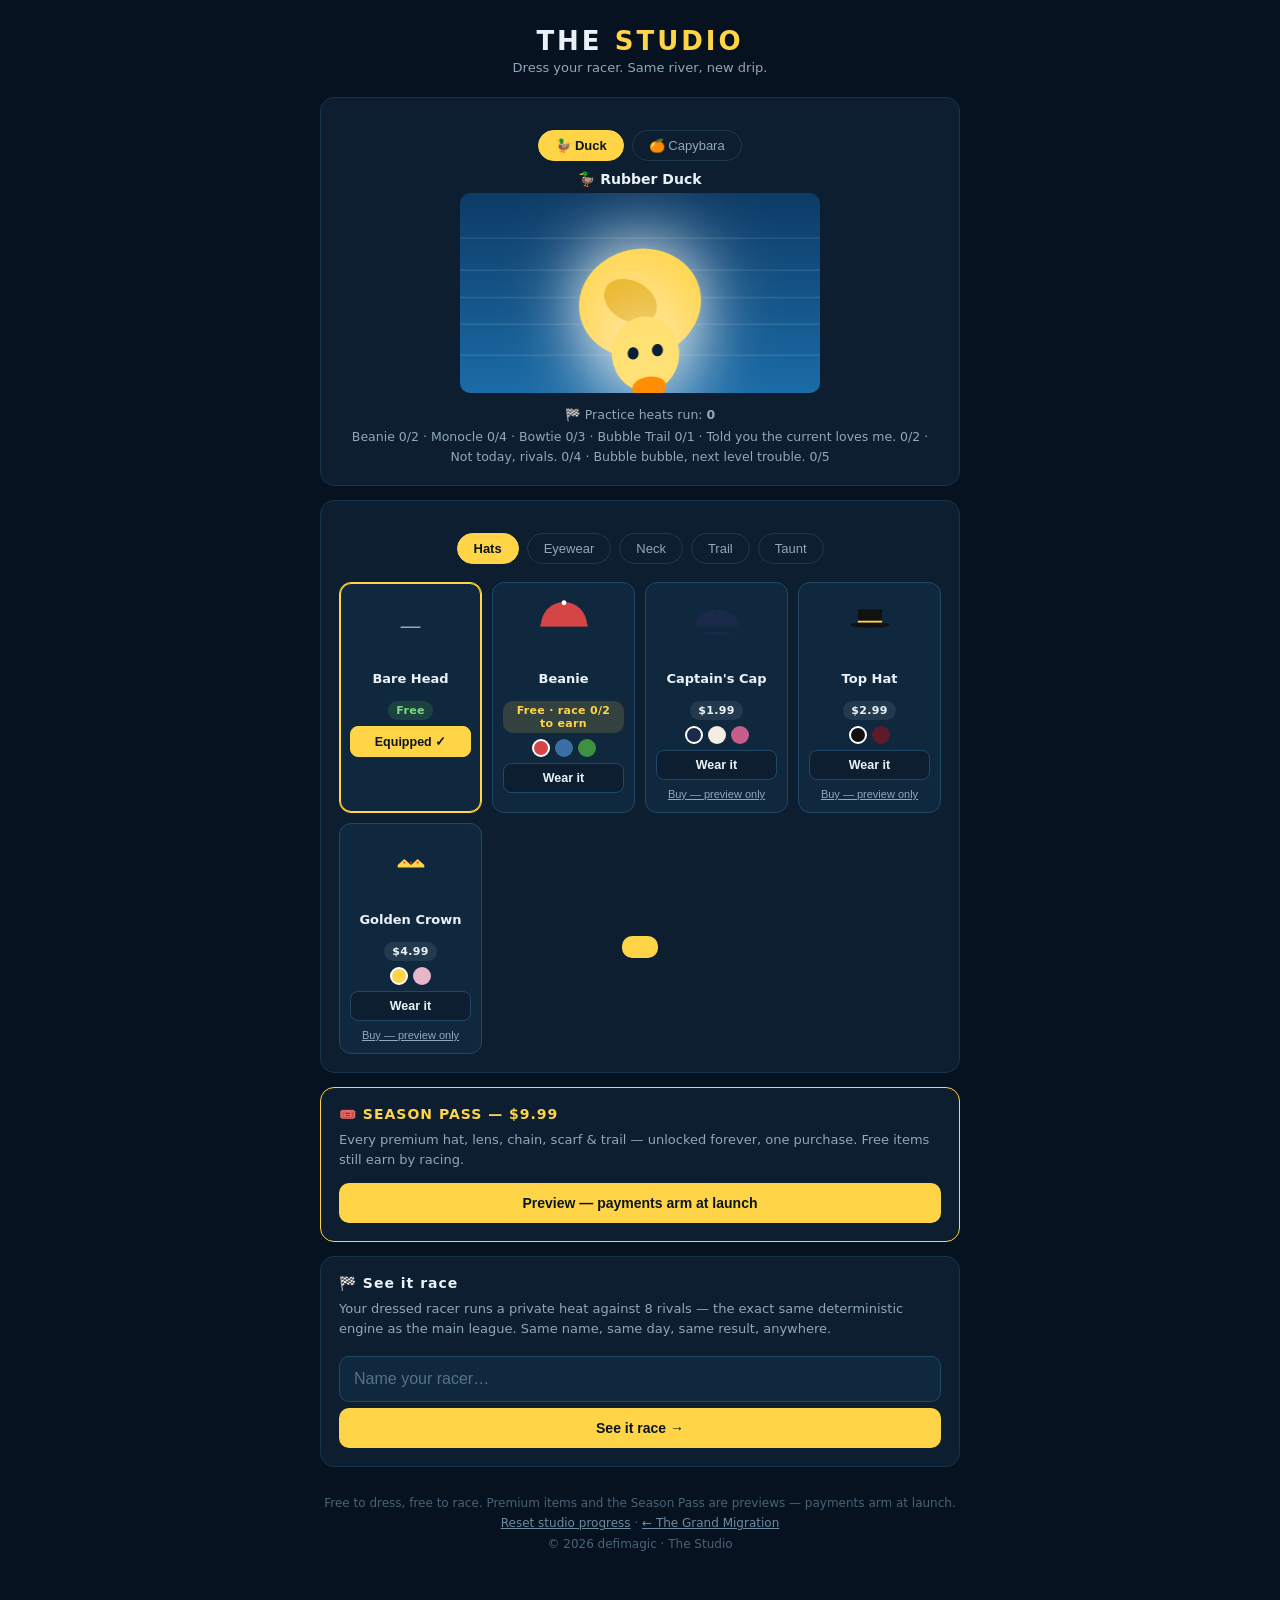
<file: public/studio/index.html>
<!DOCTYPE html>
<html lang="en">
<head>
<meta charset="utf-8">
<meta name="viewport" content="width=device-width, initial-scale=1">
<title>The Studio — dress your racer | The Grand Migration</title>
<meta name="description" content="Dress your duck or capybara: hats, shades, chains, trails and a victory taunt. See it race a private 9-boat heat, then preview your result card.">
<meta property="og:title" content="The Studio">
<meta property="og:description" content="Dress your racer. Same deterministic river, new drip.">
<link rel="icon" href="data:image/svg+xml,<svg xmlns='http://www.w3.org/2000/svg' viewBox='0 0 100 100'><text y='.9em' font-size='90'>🎩</text></svg>">
<link rel="stylesheet" href="../css/style.css">
<link rel="stylesheet" href="studio.css">
</head>
<body>
<div class="wrap">

  <header>
    <div class="brand">THE <em>STUDIO</em></div>
    <div class="tagLine">Dress your racer. Same river, new drip.</div>
  </header>

  <!-- WARDROBE -->
  <section id="wardrobeView">

    <div class="panel" id="previewPanel">
      <div class="division">
        <button id="baseDuckBtn" type="button">🦆 Duck</button>
        <button id="baseCapyBtn" type="button">🍊 Capybara</button>
      </div>
      <div id="baseLabel" class="baseLabel"></div>
      <canvas id="previewCanvas" width="360" height="200"></canvas>
      <div id="progressStrip" class="progressStrip"></div>
    </div>

    <div class="panel">
      <div class="division" id="catTabs"></div>
      <div id="wardrobeGrid" class="itemGrid"></div>
    </div>

    <div class="panel seasonPass">
      <h3>🎟️ SEASON PASS — $9.99</h3>
      <p class="dim">Every premium hat, lens, chain, scarf &amp; trail — unlocked forever, one purchase. Free items still earn by racing.</p>
      <button id="seasonPassBtn" class="wideBtn" type="button">Preview — payments arm at launch</button>
    </div>

    <div class="panel">
      <h3>🏁 See it race</h3>
      <p class="dim">Your dressed racer runs a private heat against 8 rivals — the exact same deterministic engine as the main league. Same name, same day, same result, anywhere.</p>
      <input id="racerNameInput" maxlength="28" placeholder="Name your racer…" aria-label="Racer name">
      <button id="seeRaceBtn" class="wideBtn" type="button">See it race →</button>
    </div>

  </section>

  <!-- RACE -->
  <section id="raceView" class="panel hidden">
    <div id="raceTop2"><span id="raceHeat"></span><span id="livePos2"></span></div>
    <canvas id="raceCanvas"></canvas>
    <div id="raceBottom2">
      <div id="raceTicker">🎙 They're in the water…</div>
      <button id="skipRaceBtn" type="button">Skip ⏭</button>
    </div>
  </section>

  <!-- RESULT -->
  <section id="resultView" class="hidden">
    <div class="panel">
      <div id="resultHeat2" class="dimHeat"></div>
      <div id="resultSummary"></div>
      <div id="tauntQuote" class="tauntQuote"></div>
    </div>
    <div class="panel">
      <h3>Result card preview</h3>
      <div class="cardWrap"><canvas id="resultCanvas" width="1200" height="630"></canvas></div>
      <div id="raceAgainNote" class="fieldNote"></div>
      <div class="againRow">
        <button id="raceAgainBtn" type="button">Race again</button>
        <button id="saveCardBtn" type="button">Save card</button>
        <button id="backWardrobeBtn" type="button">Back to wardrobe</button>
      </div>
    </div>
  </section>

  <footer>
    Free to dress, free to race. Premium items and the Season Pass are previews — payments arm at launch.<br>
    <a href="#" id="resetProgressLink">Reset studio progress</a> · <a href="../index.html">← The Grand Migration</a><br>
    © 2026 defimagic · The Studio
  </footer>

</div>
<div id="toast" role="status"></div>
<script src="../js/engine.js"></script>
<script src="sprites.js"></script>
<script src="studio.js"></script>
</body>
</html>
</file>
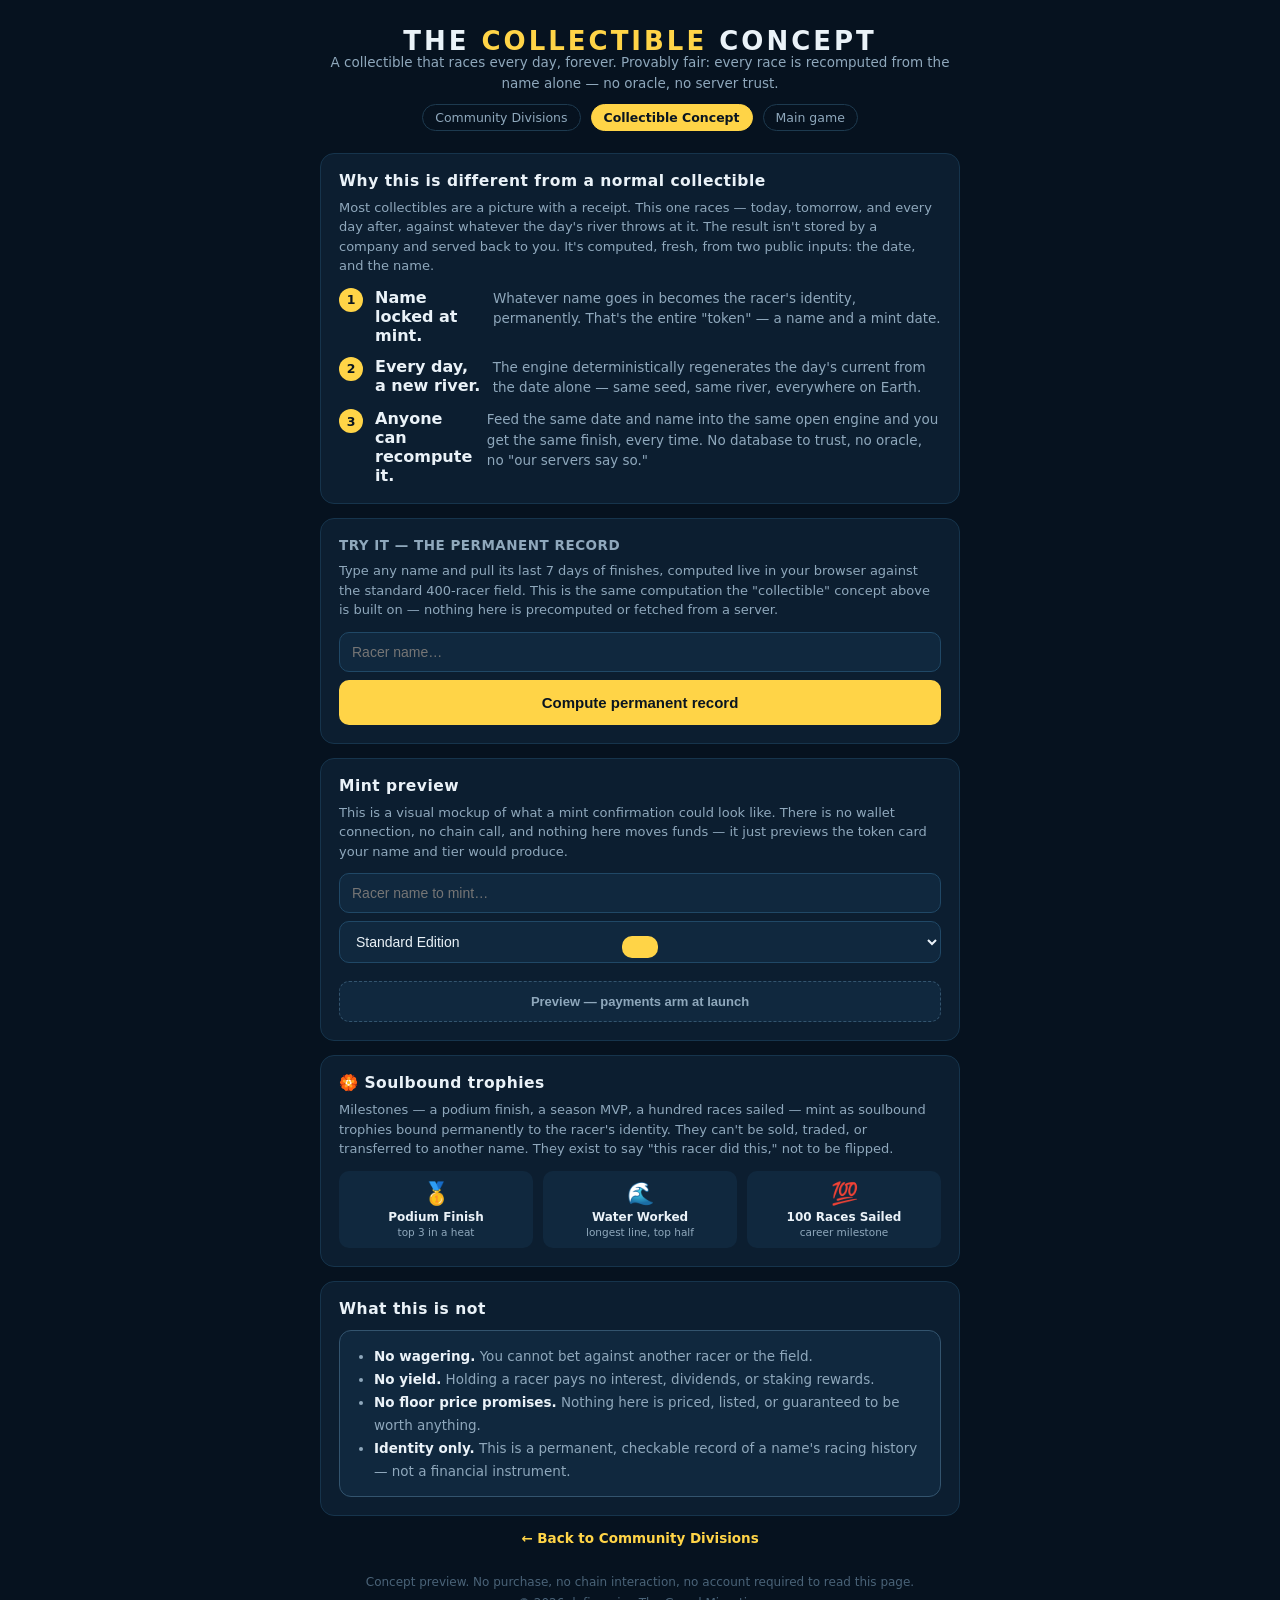
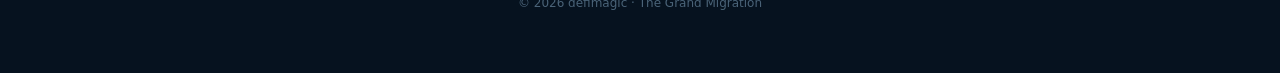
<file: public/community/crypto.html>
<!DOCTYPE html>
<html lang="en">
<head>
<meta charset="utf-8">
<meta name="viewport" content="width=device-width, initial-scale=1">
<title>The Collectible Concept — The Grand Migration</title>
<meta name="description" content="A collectible that races every day, forever. Provably fair: every race is recomputed from the name alone — no oracle, no server trust. Concept explainer, mint mockup, no chain code.">
<meta property="og:title" content="The Collectible Concept — The Grand Migration">
<meta property="og:description" content="A collectible that races every day, forever. No wagering, no yield — identity only.">
<link rel="icon" href="data:image/svg+xml,<svg xmlns='http://www.w3.org/2000/svg' viewBox='0 0 100 100'><text y='.9em' font-size='90'>🪙</text></svg>">
<link rel="stylesheet" href="../css/style.css">
<link rel="stylesheet" href="community.css">
</head>
<body>
<div class="wrap">

  <header>
    <div class="brand">THE <em>COLLECTIBLE</em> CONCEPT</div>
    <div class="subhead">A collectible that races every day, forever. Provably fair: every race is recomputed from the name alone — no oracle, no server trust.</div>
    <div class="navRow">
      <a href="index.html">Community Divisions</a>
      <a href="#" class="on">Collectible Concept</a>
      <a href="../index.html">Main game</a>
    </div>
  </header>

  <section class="panel">
    <h2>Why this is different from a normal collectible</h2>
    <p class="dim">Most collectibles are a picture with a receipt. This one races — today, tomorrow, and every day after, against whatever the day's river throws at it. The result isn't stored by a company and served back to you. It's computed, fresh, from two public inputs: the date, and the name.</p>
    <ol class="stepList">
      <li><b>Name locked at mint.</b><span>Whatever name goes in becomes the racer's identity, permanently. That's the entire "token" — a name and a mint date.</span></li>
      <li><b>Every day, a new river.</b><span>The engine deterministically regenerates the day's current from the date alone — same seed, same river, everywhere on Earth.</span></li>
      <li><b>Anyone can recompute it.</b><span>Feed the same date and name into the same open engine and you get the same finish, every time. No database to trust, no oracle, no "our servers say so."</span></li>
    </ol>
  </section>

  <section class="panel">
    <h3>Try it — the permanent record</h3>
    <p class="dim">Type any name and pull its last 7 days of finishes, computed live in your browser against the standard 400-racer field. This is the same computation the "collectible" concept above is built on — nothing here is precomputed or fetched from a server.</p>
    <div class="mintForm">
      <input id="recordName" maxlength="28" placeholder="Racer name…">
      <button id="recordBtn" type="button" class="teamRaceBtn" style="margin-top:0;">Compute permanent record</button>
    </div>
    <div id="recordResult" class="hidden" style="margin-top:12px;"></div>
  </section>

  <section class="panel">
    <h2>Mint preview</h2>
    <p class="dim">This is a visual mockup of what a mint confirmation could look like. There is no wallet connection, no chain call, and nothing here moves funds — it just previews the token card your name and tier would produce.</p>
    <div class="mintForm">
      <input id="mintName" maxlength="28" placeholder="Racer name to mint…">
      <select id="mintTier">
        <option>Standard Edition</option>
        <option>Founder Edition</option>
      </select>
      <button id="mintBtn" type="button" class="previewBtn">Preview — payments arm at launch</button>
    </div>
    <div id="mintPreview" class="hidden"></div>
  </section>

  <section class="panel">
    <h2>🏵️ Soulbound trophies</h2>
    <p class="dim">Milestones — a podium finish, a season MVP, a hundred races sailed — mint as soulbound trophies bound permanently to the racer's identity. They can't be sold, traded, or transferred to another name. They exist to say "this racer did this," not to be flipped.</p>
    <div class="trophyRow">
      <div class="trophyBadge"><div class="tIcon">🥇</div><div class="tName">Podium Finish</div><div class="tTag">top 3 in a heat</div></div>
      <div class="trophyBadge"><div class="tIcon">🌊</div><div class="tName">Water Worked</div><div class="tTag">longest line, top half</div></div>
      <div class="trophyBadge"><div class="tIcon">💯</div><div class="tName">100 Races Sailed</div><div class="tTag">career milestone</div></div>
    </div>
  </section>

  <section class="panel">
    <h2>What this is not</h2>
    <div class="honestyBlock">
      <ul>
        <li><b>No wagering.</b> You cannot bet against another racer or the field.</li>
        <li><b>No yield.</b> Holding a racer pays no interest, dividends, or staking rewards.</li>
        <li><b>No floor price promises.</b> Nothing here is priced, listed, or guaranteed to be worth anything.</li>
        <li><b>Identity only.</b> This is a permanent, checkable record of a name's racing history — not a financial instrument.</li>
      </ul>
    </div>
  </section>

  <a class="crossLink" href="index.html">← Back to Community Divisions</a>

  <footer>
    Concept preview. No purchase, no chain interaction, no account required to read this page.<br>
    © 2026 defimagic · The Grand Migration
  </footer>

</div>
<div id="toast" role="status"></div>
<script src="../js/engine.js"></script>
<script src="crypto.js"></script>
</body>
</html>
</file>
<file: css/style.css>
:root {
  --accent: #ffd447;
  --water0: #0d3b66;
  --water1: #1b6ca8;
  --bg: #06121f;
  --panel: #0c1e30;
  --panel2: #10283e;
  --ink: #eaf2f8;
  --dim: #8fa8bc;
}
* { box-sizing: border-box; margin: 0; padding: 0; }
html, body { background: var(--bg); color: var(--ink); font-family: -apple-system, system-ui, "Segoe UI", sans-serif; }
body { min-height: 100vh; display: flex; flex-direction: column; align-items: center; padding: 0 14px 60px; }
.wrap { width: 100%; max-width: 640px; }

header { text-align: center; padding: 26px 0 8px; }
.brand { font-size: 26px; font-weight: 800; letter-spacing: 3px; }
.brand em { color: var(--accent); font-style: normal; }
.division { display: flex; gap: 8px; justify-content: center; margin: 14px 0 4px; }
.division button {
  background: var(--panel); color: var(--dim);
  border: 1px solid #1d3a4f; border-radius: 20px; padding: 7px 16px; font-size: 13px; cursor: pointer;
}
.division button.on { background: var(--accent); color: #0a1520; font-weight: 700; border-color: var(--accent); }
#divisionLabel { font-weight: 700; font-size: 15px; margin-top: 8px; }
#divisionTag { color: var(--dim); font-size: 12.5px; margin-top: 2px; }

.panel { background: var(--panel); border: 1px solid #16344c; border-radius: 14px; padding: 18px; margin-top: 14px; }
.hidden { display: none !important; }

.heatChip { display: flex; justify-content: space-between; color: var(--dim); font-size: 13px; letter-spacing: 1px; }
.heatChip b { color: var(--ink); }
#heroSprite { display: block; margin: 6px auto; }

#enterForm { display: flex; gap: 8px; margin-top: 12px; }
#nameInput {
  flex: 1; background: var(--panel2); border: 1px solid #204866; color: var(--ink);
  border-radius: 10px; padding: 13px 14px; font-size: 16px;
}
#nameInput::placeholder { color: #56718a; }
#enterForm button {
  background: var(--accent); border: 0; border-radius: 10px; padding: 13px 18px;
  font-weight: 800; font-size: 15px; cursor: pointer; color: #0a1520; white-space: nowrap;
}
.fieldNote { color: var(--dim); font-size: 12.5px; margin-top: 10px; text-align: center; }
#careerStrip { margin-top: 12px; text-align: center; color: var(--dim); font-size: 13.5px; }

#challengeBox { margin-top: 14px; background: var(--panel2); border-radius: 10px; padding: 14px; }
.chTitle { font-weight: 800; letter-spacing: 1px; font-size: 14px; margin-bottom: 8px; }
.chSub { color: var(--dim); font-size: 12.5px; margin-top: 8px; }

details.how { margin-top: 14px; color: var(--dim); font-size: 13px; }
details.how summary { cursor: pointer; color: var(--ink); font-weight: 600; }
details.how p { margin-top: 8px; line-height: 1.5; }

#race { padding: 10px; }
#raceTop { display: flex; justify-content: space-between; align-items: center; font-size: 13px; color: var(--dim); padding: 4px 4px 10px; }
#livePos { font-weight: 800; color: var(--accent); font-size: 15px; }
#river { display: block; border-radius: 10px; width: 100%; }
#raceBottom { display: flex; justify-content: space-between; align-items: center; gap: 8px; padding-top: 10px; }
#ticker { flex: 1; font-size: 13px; color: var(--ink); opacity: 0.9; min-height: 18px; }
#raceBottom button {
  background: var(--panel2); color: var(--ink); border: 1px solid #204866;
  border-radius: 8px; padding: 8px 12px; font-size: 13px; cursor: pointer;
}

#resultHeat { color: var(--dim); font-size: 13px; letter-spacing: 1px; text-align: center; }
#myCard { text-align: center; padding: 10px 0 4px; }
.bigPos { font-size: 64px; font-weight: 800; line-height: 1; }
.ofN { font-size: 22px; color: var(--dim); font-weight: 600; }
.cardName { font-size: 22px; font-weight: 700; margin-top: 6px; }
.beatLine { color: var(--dim); margin-top: 4px; }
.beatLine b { color: var(--accent); }
.statRow { display: flex; justify-content: center; gap: 26px; margin-top: 14px; }
.statRow div { text-align: center; }
.statRow span { font-size: 20px; font-weight: 700; display: block; }
.statRow label { font-size: 11px; color: var(--dim); letter-spacing: 1px; text-transform: uppercase; }
.award { margin-top: 12px; background: var(--panel2); border-radius: 8px; padding: 8px; font-size: 13px; color: var(--accent); }

#shareRow { display: flex; gap: 8px; margin-top: 16px; }
#shareRow button {
  flex: 1; padding: 12px 6px; border-radius: 10px; border: 0; cursor: pointer; font-weight: 700; font-size: 13.5px;
}
#shareBtn { background: var(--accent); color: #0a1520; }
#copyBtn, #cardBtn { background: var(--panel2); color: var(--ink); border: 1px solid #204866 !important; }

.miniTable { width: 100%; border-collapse: collapse; font-size: 13.5px; }
.miniTable td, .miniTable th { padding: 6px 8px; text-align: left; border-bottom: 1px solid #16344c; }
.miniTable th { color: var(--dim); font-size: 11px; text-transform: uppercase; letter-spacing: 1px; }
.miniTable tr:last-child td { border-bottom: 0; }
.meRow td { color: var(--accent); font-weight: 700; }

#h2hBox h3, .panel h3 { font-size: 14px; letter-spacing: 1px; margin-bottom: 8px; }
.careerStats { display: flex; gap: 24px; margin: 8px 0 12px; }
.careerStats div { text-align: center; }
.careerStats span { font-size: 20px; font-weight: 800; display: block; }
.careerStats label { font-size: 11px; color: var(--dim); text-transform: uppercase; letter-spacing: 1px; }

#tomorrowLine { text-align: center; color: var(--dim); font-size: 13px; margin-top: 14px; }
.againRow { display: flex; gap: 8px; margin-top: 12px; }
.againRow button {
  flex: 1; background: var(--panel2); color: var(--ink); border: 1px solid #204866;
  border-radius: 10px; padding: 11px; cursor: pointer; font-size: 13.5px;
}

#hostPanel p { color: var(--dim); font-size: 13.5px; line-height: 1.55; margin-top: 6px; }
#hostPanel a { color: var(--accent); }

footer { color: #4a6378; font-size: 12px; text-align: center; margin-top: 26px; line-height: 1.7; }
footer a { color: #6d8ba1; }

#toast {
  position: fixed; bottom: 22px; left: 50%; transform: translateX(-50%) translateY(80px);
  background: var(--accent); color: #0a1520; font-weight: 700; font-size: 13.5px;
  padding: 11px 18px; border-radius: 10px; transition: transform 0.25s; max-width: 90vw; text-align: center;
}
#toast.on { transform: translateX(-50%) translateY(0); }

.dim { color: var(--dim); font-size: 13px; line-height: 1.5; margin: 8px 0; }
.wideBtn {
  width: 100%; background: var(--accent); color: #0a1520; border: 0; border-radius: 10px;
  padding: 12px; font-weight: 800; font-size: 14px; cursor: pointer; margin-top: 6px;
}
</file>
<file: public/charity/charity.css>
/* Fundraiser Generator — overrides on top of /css/style.css */

#divisionTag { max-width: 480px; margin: 0 auto; line-height: 1.4; }

.panelTitle { font-size: 16px; letter-spacing: 1px; margin-bottom: 12px; }

.fLabel { display: block; font-size: 12px; color: var(--dim); text-transform: uppercase; letter-spacing: 1px; margin: 14px 0 6px; }
.fLabel:first-of-type { margin-top: 4px; }
.fInput, .fTextarea {
  width: 100%; background: var(--panel2); border: 1px solid #204866; color: var(--ink);
  border-radius: 10px; padding: 12px 14px; font-size: 15px; font-family: inherit;
}
.fInput::placeholder, .fTextarea::placeholder { color: #56718a; }
.fTextarea { resize: vertical; line-height: 1.5; }

.fRow { display: flex; gap: 12px; }
.fCol { flex: 1; min-width: 0; }

.colorRow { display: flex; align-items: center; gap: 10px; }
#brandColor { width: 46px; height: 42px; border: 1px solid #204866; border-radius: 8px; background: var(--panel2); padding: 2px; cursor: pointer; }
.swatches { display: flex; gap: 6px; flex-wrap: wrap; }
.swatch { width: 22px; height: 22px; border-radius: 50%; border: 2px solid rgba(255,255,255,0.15); cursor: pointer; padding: 0; }

.ghostBtn {
  background: var(--panel2); color: var(--ink); border: 1px solid #204866;
  border-radius: 8px; padding: 9px 14px; font-size: 13px; cursor: pointer;
}
.donorCount { color: var(--dim); font-size: 13px; align-self: center; margin-left: auto; }
.fRow .donorCount { margin-left: auto; }

.bigGen { margin-top: 20px; font-size: 15px; padding: 15px; }

/* branded scope: falls back to site accent until JS sets --brand */
#brandedScope { --brand: var(--accent); --brandInk: #0a1520; }
#previewHeader { text-align: center; padding: 4px 0 14px; }
#pOrgName { font-size: 22px; font-weight: 800; color: var(--brand); letter-spacing: 0.5px; }
#pCauseLine { color: var(--dim); font-size: 13.5px; margin-top: 4px; }
#pGoalWrap { margin-top: 12px; }
.goalBar { height: 8px; border-radius: 6px; background: var(--panel2); overflow: hidden; }
.goalFill { height: 100%; width: 0%; background: var(--brand); transition: width 0.6s; }
#pGoalLabel { font-size: 12px; margin-top: 6px; }

#raceTop2 { display: flex; justify-content: space-between; align-items: center; font-size: 13px; color: var(--dim); padding: 4px 4px 8px; }
#raceCanvas { display: block; border-radius: 10px; width: 100%; }
#raceBottom2 { display: flex; justify-content: space-between; align-items: center; gap: 8px; padding-top: 10px; }
#ticker2 { flex: 1; font-size: 13px; color: var(--ink); opacity: 0.9; min-height: 18px; }
#raceBottom2 button {
  background: var(--panel2); color: var(--ink); border: 1px solid #204866;
  border-radius: 8px; padding: 8px 12px; font-size: 13px; cursor: pointer;
}
#liveLeaders { margin-top: 12px; background: var(--panel2); border-radius: 10px; padding: 10px 12px; font-size: 13px; }
#liveLeaders .lrow { display: flex; justify-content: space-between; padding: 3px 0; color: var(--ink); }
#liveLeaders .lrow span:first-child { color: var(--dim); width: 22px; }
#tierBadge { text-align: center; margin-top: 10px; font-size: 11.5px; color: var(--dim); letter-spacing: 0.5px; }

#resultsTitle { font-size: 14px; letter-spacing: 1px; }
#overflowNote { margin-top: 10px; text-align: left; }

#cardCanvas { display: block; width: 100%; height: auto; border-radius: 10px; margin: 12px 0; background: #000; }

.ghostGold {
  background: transparent; color: var(--accent); border: 1.5px dashed var(--accent);
}

#pricingPanel h3 { text-align: center; font-size: 15px; letter-spacing: 1px; margin-bottom: 14px; }
.pricingGrid { display: grid; grid-template-columns: 1fr; gap: 14px; }
@media (min-width: 560px) { .pricingGrid { grid-template-columns: 1fr 1fr; } }
.tierCard { background: var(--panel2); border: 1px solid #1d3a4f; border-radius: 12px; padding: 18px; display: flex; flex-direction: column; }
.tierCard.highlight { border-color: var(--accent); }
.tierName { font-weight: 800; letter-spacing: 2px; font-size: 13px; color: var(--dim); }
.tierCard.highlight .tierName { color: var(--accent); }
.tierPrice { font-size: 28px; font-weight: 800; margin: 6px 0 12px; }
.tierPrice span { font-size: 13px; color: var(--dim); font-weight: 500; }
.tierList { list-style: none; flex: 1; margin-bottom: 14px; }
.tierList li { color: var(--dim); font-size: 13.5px; padding: 5px 0 5px 20px; position: relative; }
.tierList li::before { content: "✓"; position: absolute; left: 0; color: var(--accent); font-weight: 800; }

#contactPanel { text-align: center; }
#contactPanel h3 { margin-bottom: 6px; }
.contactBtn { display: block; text-decoration: none; text-align: center; margin-top: 10px; }
</file>
<file: public/css/style.css>
:root {
  --accent: #ffd447;
  --water0: #0d3b66;
  --water1: #1b6ca8;
  --bg: #06121f;
  --panel: #0c1e30;
  --panel2: #10283e;
  --ink: #eaf2f8;
  --dim: #8fa8bc;
}
* { box-sizing: border-box; margin: 0; padding: 0; }
html, body { background: var(--bg); color: var(--ink); font-family: -apple-system, system-ui, "Segoe UI", sans-serif; }
body { min-height: 100vh; display: flex; flex-direction: column; align-items: center; padding: 0 14px 60px; }
.wrap { width: 100%; max-width: 640px; }

header { text-align: center; padding: 26px 0 8px; }
.brand { font-size: 26px; font-weight: 800; letter-spacing: 3px; }
.brand em { color: var(--accent); font-style: normal; }
.division { display: flex; gap: 8px; justify-content: center; margin: 14px 0 4px; }
.division button {
  background: var(--panel); color: var(--dim);
  border: 1px solid #1d3a4f; border-radius: 20px; padding: 7px 16px; font-size: 13px; cursor: pointer;
}
.division button.on { background: var(--accent); color: #0a1520; font-weight: 700; border-color: var(--accent); }
#divisionLabel { font-weight: 700; font-size: 15px; margin-top: 8px; }
#divisionTag { color: var(--dim); font-size: 12.5px; margin-top: 2px; }

.panel { background: var(--panel); border: 1px solid #16344c; border-radius: 14px; padding: 18px; margin-top: 14px; }
.hidden { display: none !important; }

.heatChip { display: flex; justify-content: space-between; color: var(--dim); font-size: 13px; letter-spacing: 1px; }
.heatChip b { color: var(--ink); }
#heroSprite { display: block; margin: 6px auto; }

#enterForm { display: flex; gap: 8px; margin-top: 12px; }
#nameInput {
  flex: 1; background: var(--panel2); border: 1px solid #204866; color: var(--ink);
  border-radius: 10px; padding: 13px 14px; font-size: 16px;
}
#nameInput::placeholder { color: #56718a; }
#enterForm button {
  background: var(--accent); border: 0; border-radius: 10px; padding: 13px 18px;
  font-weight: 800; font-size: 15px; cursor: pointer; color: #0a1520; white-space: nowrap;
}
.fieldNote { color: var(--dim); font-size: 12.5px; margin-top: 10px; text-align: center; }
#careerStrip { margin-top: 12px; text-align: center; color: var(--dim); font-size: 13.5px; }

#challengeBox { margin-top: 14px; background: var(--panel2); border-radius: 10px; padding: 14px; }
.chTitle { font-weight: 800; letter-spacing: 1px; font-size: 14px; margin-bottom: 8px; }
.chSub { color: var(--dim); font-size: 12.5px; margin-top: 8px; }

details.how { margin-top: 14px; color: var(--dim); font-size: 13px; }
details.how summary { cursor: pointer; color: var(--ink); font-weight: 600; }
details.how p { margin-top: 8px; line-height: 1.5; }

#race { padding: 10px; }
#raceTop { display: flex; justify-content: space-between; align-items: center; font-size: 13px; color: var(--dim); padding: 4px 4px 10px; }
#livePos { font-weight: 800; color: var(--accent); font-size: 15px; }
#river { display: block; border-radius: 10px; width: 100%; }
#raceBottom { display: flex; justify-content: space-between; align-items: center; gap: 8px; padding-top: 10px; }
#ticker { flex: 1; font-size: 13px; color: var(--ink); opacity: 0.9; min-height: 18px; }
#raceBottom button {
  background: var(--panel2); color: var(--ink); border: 1px solid #204866;
  border-radius: 8px; padding: 8px 12px; font-size: 13px; cursor: pointer;
}

#resultHeat { color: var(--dim); font-size: 13px; letter-spacing: 1px; text-align: center; }
#myCard { text-align: center; padding: 10px 0 4px; }
.bigPos { font-size: 64px; font-weight: 800; line-height: 1; }
.ofN { font-size: 22px; color: var(--dim); font-weight: 600; }
.cardName { font-size: 22px; font-weight: 700; margin-top: 6px; }
.beatLine { color: var(--dim); margin-top: 4px; }
.beatLine b { color: var(--accent); }
.statRow { display: flex; justify-content: center; gap: 26px; margin-top: 14px; }
.statRow div { text-align: center; }
.statRow span { font-size: 20px; font-weight: 700; display: block; }
.statRow label { font-size: 11px; color: var(--dim); letter-spacing: 1px; text-transform: uppercase; }
.award { margin-top: 12px; background: var(--panel2); border-radius: 8px; padding: 8px; font-size: 13px; color: var(--accent); }

#shareRow { display: flex; gap: 8px; margin-top: 16px; }
#shareRow button {
  flex: 1; padding: 12px 6px; border-radius: 10px; border: 0; cursor: pointer; font-weight: 700; font-size: 13.5px;
}
#shareBtn { background: var(--accent); color: #0a1520; }
#copyBtn, #cardBtn { background: var(--panel2); color: var(--ink); border: 1px solid #204866 !important; }

.miniTable { width: 100%; border-collapse: collapse; font-size: 13.5px; }
.miniTable td, .miniTable th { padding: 6px 8px; text-align: left; border-bottom: 1px solid #16344c; }
.miniTable th { color: var(--dim); font-size: 11px; text-transform: uppercase; letter-spacing: 1px; }
.miniTable tr:last-child td { border-bottom: 0; }
.meRow td { color: var(--accent); font-weight: 700; }

#h2hBox h3, .panel h3 { font-size: 14px; letter-spacing: 1px; margin-bottom: 8px; }
.careerStats { display: flex; gap: 24px; margin: 8px 0 12px; }
.careerStats div { text-align: center; }
.careerStats span { font-size: 20px; font-weight: 800; display: block; }
.careerStats label { font-size: 11px; color: var(--dim); text-transform: uppercase; letter-spacing: 1px; }

#tomorrowLine { text-align: center; color: var(--dim); font-size: 13px; margin-top: 14px; }
.againRow { display: flex; gap: 8px; margin-top: 12px; }
.againRow button {
  flex: 1; background: var(--panel2); color: var(--ink); border: 1px solid #204866;
  border-radius: 10px; padding: 11px; cursor: pointer; font-size: 13.5px;
}

#hostPanel p { color: var(--dim); font-size: 13.5px; line-height: 1.55; margin-top: 6px; }
#hostPanel a { color: var(--accent); }

footer { color: #4a6378; font-size: 12px; text-align: center; margin-top: 26px; line-height: 1.7; }
footer a { color: #6d8ba1; }

#toast {
  position: fixed; bottom: 22px; left: 50%; transform: translateX(-50%) translateY(80px);
  background: var(--accent); color: #0a1520; font-weight: 700; font-size: 13.5px;
  padding: 11px 18px; border-radius: 10px; transition: transform 0.25s; max-width: 90vw; text-align: center;
}
#toast.on { transform: translateX(-50%) translateY(0); }

.dim { color: var(--dim); font-size: 13px; line-height: 1.5; margin: 8px 0; }
.wideBtn {
  width: 100%; background: var(--accent); color: #0a1520; border: 0; border-radius: 10px;
  padding: 12px; font-weight: 800; font-size: 14px; cursor: pointer; margin-top: 6px;
}
</file>
<file: public/community/community.css>
/* COMMUNITY DIVISIONS — overrides on top of ../css/style.css */
:root {
  --teamA: #ffd447;
  --teamB: #5fd3c4;
}

.subhead { color: var(--dim); font-size: 13.5px; line-height: 1.55; text-align: center; margin-top: -4px; }
.navRow { display: flex; justify-content: center; gap: 10px; margin-top: 10px; font-size: 12.5px; }
.navRow a { color: var(--dim); text-decoration: none; border: 1px solid #1d3a4f; border-radius: 14px; padding: 5px 12px; }
.navRow a.on { color: #0a1520; background: var(--accent); border-color: var(--accent); font-weight: 700; }

.panel h2 { font-size: 15.5px; letter-spacing: 0.5px; margin-bottom: 8px; }
.panel h3 { font-size: 13.5px; letter-spacing: 0.5px; margin-bottom: 8px; color: var(--dim); text-transform: uppercase; }

.teamNameRow { display: flex; align-items: center; gap: 10px; margin-top: 10px; }
.teamNameRow:first-child { margin-top: 0; }
.teamDot { width: 12px; height: 12px; border-radius: 50%; flex: none; }
.teamDot.teamA-dot { background: var(--teamA); }
.teamDot.teamB-dot { background: var(--teamB); }
.teamNameRow input {
  flex: 1; background: var(--panel2); border: 1px solid #204866; color: var(--ink);
  border-radius: 10px; padding: 11px 12px; font-size: 15px; font-weight: 700;
}

.rosterCols { display: grid; grid-template-columns: 1fr; gap: 18px; margin-top: 16px; }
@media (min-width: 560px) { .rosterCols { grid-template-columns: 1fr 1fr; } }
.rosterCol .colHead { display: flex; align-items: center; gap: 8px; font-size: 12.5px; color: var(--dim); text-transform: uppercase; letter-spacing: 1px; margin-bottom: 8px; }
.rosterCol input.rosterSlot {
  width: 100%; background: var(--panel2); border: 1px solid #204866; color: var(--ink);
  border-radius: 8px; padding: 9px 10px; font-size: 13.5px; margin-bottom: 6px;
}
.rosterCol input.rosterSlot::placeholder { color: #56718a; }

.sampleRow { display: flex; gap: 6px; margin-top: 4px; flex-wrap: wrap; }
.sampleRow button {
  background: var(--panel2); color: var(--ink); border: 1px solid #204866; border-radius: 8px;
  padding: 7px 10px; font-size: 12px; cursor: pointer;
}

.teamRaceBtn {
  width: 100%; background: var(--accent); color: #0a1520; border: 0; border-radius: 10px;
  padding: 14px; font-weight: 800; font-size: 15px; cursor: pointer; margin-top: 16px;
}
.setupNote { color: var(--dim); font-size: 12px; text-align: center; margin-top: 8px; }

#raceC { padding: 10px; }
#raceCTop { display: flex; justify-content: space-between; align-items: center; font-size: 13px; color: var(--dim); padding: 4px 4px 10px; }
#raceCanvas { display: block; border-radius: 10px; width: 100%; }
#raceCBottom { display: flex; justify-content: space-between; align-items: center; gap: 8px; padding-top: 10px; }
#raceCTicker { flex: 1; font-size: 13px; color: var(--ink); opacity: 0.9; min-height: 18px; }
#raceCBottom button { background: var(--panel2); color: var(--ink); border: 1px solid #204866; border-radius: 8px; padding: 8px 12px; font-size: 13px; cursor: pointer; }

.winnerBanner { text-align: center; font-size: 20px; font-weight: 800; margin-top: 4px; }
.scoreLine { text-align: center; font-size: 40px; font-weight: 800; margin-top: 4px; }
.vsLine { text-align: center; color: var(--dim); font-size: 12.5px; margin-top: 2px; }

.mvpRow { display: flex; gap: 10px; margin-top: 16px; }
.mvpCard { flex: 1; background: var(--panel2); border-radius: 10px; padding: 10px 12px; }
.mvpCard .mvpTeam { font-size: 11px; color: var(--dim); text-transform: uppercase; letter-spacing: 1px; }
.mvpCard .mvpName { font-weight: 700; font-size: 14px; margin-top: 2px; }
.mvpCard .mvpStat { font-size: 12px; color: var(--dim); margin-top: 2px; }

.legendRow { display: flex; justify-content: center; gap: 18px; font-size: 12.5px; color: var(--dim); margin-top: 10px; }
.legendRow span { display: inline-flex; align-items: center; gap: 6px; }
.legendRow i { width: 10px; height: 10px; border-radius: 50%; display: inline-block; }

.standTeam { display: inline-flex; align-items: center; gap: 6px; }
.standTeam i { width: 8px; height: 8px; border-radius: 50%; display: inline-block; flex: none; }

.liveryGrid { display: grid; grid-template-columns: repeat(3, 1fr); gap: 10px; margin-top: 14px; }
.liveryCard { background: var(--panel2); border-radius: 10px; padding: 10px 6px; text-align: center; }
.liveryCard canvas { display: block; margin: 0 auto 6px; }
.liveryCard .tierName { font-weight: 700; font-size: 12px; }
.liveryCard .tierReq { color: var(--dim); font-size: 10.5px; margin-top: 2px; line-height: 1.4; }

.pullQuote { border-left: 3px solid var(--accent); padding-left: 12px; margin: 12px 0; color: var(--ink); font-size: 14px; line-height: 1.55; }

.previewBtn {
  width: 100%; background: var(--panel2); color: var(--dim); border: 1px dashed #33546e;
  border-radius: 10px; padding: 12px; font-weight: 700; font-size: 13px; cursor: pointer; margin-top: 10px;
}

.crossLink { display: block; text-align: center; margin-top: 14px; color: var(--accent); text-decoration: none; font-weight: 700; font-size: 13.5px; }

.giveList { color: var(--dim); font-size: 13.5px; line-height: 1.7; margin-top: 10px; padding-left: 18px; }
.giveList li b { color: var(--ink); }

/* crypto.html */
.stepList { counter-reset: step; margin-top: 10px; }
.stepList li { list-style: none; display: flex; gap: 12px; margin-top: 12px; }
.stepList li::before { counter-increment: step; content: counter(step); flex: none; width: 24px; height: 24px; border-radius: 50%; background: var(--accent); color: #0a1520; font-weight: 800; font-size: 12.5px; display: flex; align-items: center; justify-content: center; }
.stepList b { color: var(--ink); }
.stepList span { color: var(--dim); font-size: 13.5px; line-height: 1.5; }

.mintForm { display: flex; flex-direction: column; gap: 8px; margin-top: 12px; }
.mintForm input, .mintForm select {
  background: var(--panel2); border: 1px solid #204866; color: var(--ink);
  border-radius: 10px; padding: 11px 12px; font-size: 14px;
}

.tokenCard { margin-top: 12px; background: linear-gradient(160deg, #14304a, #0c1e30); border: 1px solid #26567a; border-radius: 12px; padding: 16px; }
.tokenTop { display: flex; justify-content: space-between; font-size: 11px; letter-spacing: 1px; text-transform: uppercase; color: var(--accent); }
.tokenName { font-size: 20px; font-weight: 800; margin-top: 8px; }
.tokenSub { color: var(--dim); font-size: 12px; margin-top: 4px; }
.tokenNote { color: #56718a; font-size: 11px; margin-top: 10px; border-top: 1px dashed #26567a; padding-top: 8px; }

.trophyRow { display: flex; gap: 10px; margin-top: 12px; flex-wrap: wrap; }
.trophyBadge { flex: 1; min-width: 120px; background: var(--panel2); border-radius: 10px; padding: 10px; text-align: center; }
.trophyBadge .tIcon { font-size: 22px; }
.trophyBadge .tName { font-weight: 700; font-size: 12px; margin-top: 4px; }
.trophyBadge .tTag { color: var(--dim); font-size: 10.5px; margin-top: 2px; }

.honestyBlock { border: 1px solid #33546e; border-radius: 12px; padding: 14px 16px; margin-top: 12px; background: var(--panel2); }
.honestyBlock ul { padding-left: 18px; line-height: 1.7; font-size: 13.5px; color: var(--dim); }
.honestyBlock li b { color: var(--ink); }
</file>
<file: public/duel/css/duel.css>
.tagline { color: var(--dim); font-size: 13.5px; margin-top: 6px; }

#challengeNote {
  background: var(--panel2); border: 1px solid #204866; border-radius: 10px;
  padding: 10px 12px; font-size: 13px; color: var(--ink); margin-bottom: 14px; line-height: 1.5;
}
#challengeNote b { color: var(--accent); }

.duelNames { display: flex; align-items: flex-end; gap: 10px; }
.nameCol { flex: 1; display: flex; flex-direction: column; gap: 6px; }
.nameCol label { font-size: 11px; color: var(--dim); text-transform: uppercase; letter-spacing: 1px; }
.nameCol input {
  background: var(--panel2); border: 1px solid #204866; color: var(--ink);
  border-radius: 10px; padding: 12px 13px; font-size: 16px; width: 100%;
}
.nameCol input::placeholder { color: #56718a; }
.vsBadge {
  flex: 0 0 auto; font-weight: 800; color: var(--accent); font-size: 13px;
  padding-bottom: 13px; letter-spacing: 1px;
}

.sectionLabel {
  font-size: 13px; letter-spacing: 1.5px; text-transform: uppercase; color: var(--dim);
  margin: 18px 0 10px;
}

.forfeitGrid { display: grid; grid-template-columns: 1fr 1fr; gap: 8px; }
@media (max-width: 420px) { .forfeitGrid { grid-template-columns: 1fr; } }
.forfeitCard {
  text-align: left; background: var(--panel2); border: 1.5px solid #204866; border-radius: 10px;
  padding: 10px 12px; cursor: pointer; color: var(--ink);
}
.forfeitCard .fTitle { font-weight: 800; font-size: 13.5px; }
.forfeitCard .fText { color: var(--dim); font-size: 12px; margin-top: 4px; line-height: 1.4; }
.forfeitCard.on { border-color: var(--accent); background: rgba(255, 212, 71, 0.08); }
.forfeitCard.on .fTitle { color: var(--accent); }

#raceLabel { font-weight: 800; letter-spacing: 1px; }

#verdictPanel { text-align: center; }
.verdictKicker { color: var(--dim); font-size: 12.5px; letter-spacing: 1.5px; text-transform: uppercase; }
.verdictLine { font-size: 26px; font-weight: 800; margin-top: 8px; line-height: 1.3; }
.verdictLine .winnerName { color: var(--accent); }
.verdictLine .loserName { color: #ff7a6b; }
.verdictSub { color: var(--dim); font-size: 13.5px; margin-top: 8px; }
.verdictStats { display: flex; justify-content: center; gap: 26px; margin-top: 14px; }
.verdictStats div { text-align: center; }
.verdictStats span { font-size: 18px; font-weight: 700; display: block; }
.verdictStats label { font-size: 11px; color: var(--dim); letter-spacing: 1px; text-transform: uppercase; }

.summonsWrap { display: flex; justify-content: center; }
#summonsCanvas { width: 100%; max-width: 420px; height: auto; border-radius: 10px; display: block; }

#rematchPanel { text-align: center; color: var(--dim); font-size: 13.5px; }
#rematchPanel .countdown { color: var(--accent); font-weight: 800; font-size: 16px; margin-top: 4px; }
#rematchPanel button { margin-top: 12px; }

#premiumPanel .dim { margin-bottom: 4px; }
#premiumPanel button:disabled { opacity: 0.55; cursor: not-allowed; }

.recordLine { text-align: center; color: var(--dim); font-size: 12.5px; margin-top: 10px; }
.recordLine b { color: var(--ink); }
</file>
<file: public/paste/paste.css>
.pr-heatLine { text-align: center; color: var(--dim); font-size: 13px; letter-spacing: 1px; margin-top: 4px; }

.pr-lede { color: var(--dim); font-size: 14px; line-height: 1.5; margin-bottom: 14px; }
.pr-lede em { color: var(--accent); font-style: normal; }

.pr-textarea {
  width: 100%; min-height: 140px; resize: vertical;
  background: var(--panel2); border: 1px solid #204866; color: var(--ink);
  border-radius: 10px; padding: 13px 14px; font-size: 15px; line-height: 1.5;
  font-family: -apple-system, system-ui, "Segoe UI", sans-serif;
}
.pr-textarea::placeholder { color: #56718a; }

.pr-count { display: flex; justify-content: space-between; align-items: center; margin-top: 8px; font-size: 12.5px; color: var(--dim); }
.pr-warn { color: #ff9f6b; font-weight: 700; }

.pr-raceBtn {
  width: 100%; margin-top: 14px; background: var(--accent); border: 0; border-radius: 10px;
  padding: 15px; font-weight: 800; font-size: 16px; cursor: pointer; color: #0a1520;
}
.pr-raceBtn:active { transform: translateY(1px); }

.pr-shareRow { display: flex; gap: 8px; margin-top: 14px; }
.pr-shareRow button {
  flex: 1; padding: 12px 6px; border-radius: 10px; border: 0; cursor: pointer; font-weight: 700; font-size: 13.5px;
}
#shareBtn { background: var(--accent); color: #0a1520; }
#copyBtn { background: var(--panel2); color: var(--ink); border: 1px solid #204866 !important; }
.pr-tomorrow { text-align: center; color: var(--dim); font-size: 13px; margin-top: 12px; }

.pr-resultsTable { font-size: 13px; }
.pr-resultsTable th:nth-child(3), .pr-resultsTable td:nth-child(3),
.pr-resultsTable th:nth-child(4), .pr-resultsTable td:nth-child(4) { color: var(--dim); white-space: nowrap; }
.pr-cardBtn {
  background: var(--panel2); color: var(--ink); border: 1px solid #204866; border-radius: 6px;
  padding: 5px 9px; font-size: 12px; cursor: pointer; white-space: nowrap;
}
.pr-wwBadge { display: inline-block; margin-left: 6px; font-size: 11px; }

.pr-premium { margin-top: 14px; border-color: #3a3220; background: linear-gradient(180deg, var(--panel), #14200f); }
.pr-premium h3 { font-size: 15px; letter-spacing: 1px; color: var(--accent); margin-bottom: 6px; }
.pr-premium p { color: var(--dim); font-size: 13px; line-height: 1.5; }
.pr-price { font-size: 22px; font-weight: 800; margin-top: 10px; }
.pr-price span { font-size: 13px; color: var(--dim); font-weight: 500; }
.pr-buyBtn {
  width: 100%; margin-top: 10px; padding: 13px; border-radius: 10px; border: 1px dashed #5a5030;
  background: transparent; color: var(--dim); font-weight: 700; font-size: 13.5px; cursor: not-allowed;
}
</file>
<file: public/registry/style.css>
.tagline { color: var(--dim); font-size: 13.5px; margin-top: 6px; padding: 0 10px; }

#searchForm { display: flex; gap: 8px; }
#nameInput {
  flex: 1; background: var(--panel2); border: 1px solid #204866; color: var(--ink);
  border-radius: 10px; padding: 13px 14px; font-size: 16px;
}
#nameInput::placeholder { color: #56718a; }
#searchForm button {
  background: var(--accent); border: 0; border-radius: 10px; padding: 13px 18px;
  font-weight: 800; font-size: 14px; cursor: pointer; color: #0a1520; white-space: nowrap;
}
.fieldNote { color: var(--dim); font-size: 12.5px; margin-top: 10px; text-align: center; }

#emptyState .emptyCopy { color: var(--dim); font-size: 13.5px; text-align: center; line-height: 1.5; }

.hidden { display: none !important; }

/* ---- deed certificate ---- */
.deed {
  position: relative;
  margin-top: 14px;
  padding: 30px 20px 26px;
  border: 2px solid var(--accent);
  border-radius: 6px;
  background:
    radial-gradient(ellipse at top, rgba(255, 212, 71, 0.06), transparent 60%),
    linear-gradient(180deg, #0e2436, #0a1c2c);
  box-shadow: inset 0 0 0 5px rgba(255, 212, 71, 0.08);
  font-family: Georgia, "Times New Roman", Times, serif;
  text-align: center;
  overflow: hidden;
}
.deed::before, .deed::after {
  content: "";
  position: absolute;
  inset: 8px;
  border: 1px solid rgba(255, 212, 71, 0.35);
  border-radius: 3px;
  pointer-events: none;
}
.deed::after { inset: 8px; }
.deedCorner {
  position: absolute;
  color: rgba(255, 212, 71, 0.55);
  font-size: 15px;
  line-height: 1;
}
.deedCorner.tl { top: 12px; left: 14px; }
.deedCorner.tr { top: 12px; right: 14px; }
.deedCorner.bl { bottom: 12px; left: 14px; }
.deedCorner.br { bottom: 12px; right: 14px; }

.deedKicker {
  letter-spacing: 3px; font-size: 10.5px; color: var(--dim); text-transform: uppercase;
  font-family: -apple-system, system-ui, sans-serif;
}
.racerNo {
  margin-top: 10px; font-family: -apple-system, system-ui, sans-serif;
  letter-spacing: 2px; font-size: 12px; color: var(--accent); font-weight: 700;
}
.deedName {
  margin-top: 10px; font-size: 30px; font-weight: 700; font-style: italic;
  line-height: 1.15; word-break: break-word;
}
.deedFlourish {
  margin: 14px auto; width: 120px; height: 1px; background: rgba(255, 212, 71, 0.4);
  position: relative;
}
.deedFlourish::before {
  content: "◆"; position: absolute; top: -6px; left: 50%; transform: translateX(-50%);
  color: var(--accent); font-size: 10px; background: transparent;
}

.heatLine { font-family: -apple-system, system-ui, sans-serif; margin-top: 6px; }
.heatLine .heatDate { color: var(--dim); font-size: 12px; letter-spacing: 1px; }
.heatPos { font-size: 44px; font-weight: 800; line-height: 1.1; margin-top: 4px; }
.heatPos .ofN { font-size: 18px; color: var(--dim); font-weight: 600; }
.heatBeat { color: var(--dim); font-size: 13px; margin-top: 2px; }
.heatBeat b { color: var(--accent); }
.heatAward { margin-top: 8px; color: var(--accent); font-size: 12.5px; font-family: -apple-system, system-ui, sans-serif; }

#sparkWrap { margin-top: 18px; font-family: -apple-system, system-ui, sans-serif; }
#sparkLabel { color: var(--dim); font-size: 10.5px; letter-spacing: 1.5px; text-transform: uppercase; margin-bottom: 6px; }
#spark { display: block; margin: 0 auto; width: 100%; max-width: 460px; height: 60px; }

.deedStats {
  display: grid; grid-template-columns: repeat(2, 1fr); gap: 12px 8px;
  margin-top: 18px; font-family: -apple-system, system-ui, sans-serif;
}
.deedStats div { text-align: center; }
.deedStats span { font-size: 19px; font-weight: 700; display: block; }
.deedStats label { font-size: 10px; color: var(--dim); letter-spacing: 1px; text-transform: uppercase; }

.deedFoot {
  margin-top: 20px; padding-top: 14px; border-top: 1px solid rgba(255, 212, 71, 0.25);
  font-size: 11.5px; color: var(--dim); font-style: italic; line-height: 1.5;
  font-family: -apple-system, system-ui, sans-serif;
}

/* ---- buy panel ---- */
.buyBtn {
  width: 100%; display: flex; justify-content: space-between; align-items: center; gap: 10px;
  border: 1px solid #204866; border-radius: 10px; padding: 14px 16px;
  font-size: 14px; font-weight: 700; cursor: pointer; margin-top: 10px;
  background: var(--panel2); color: var(--ink); text-align: left;
}
.buyBtn:first-of-type { margin-top: 0; }
.buyBtn.permBtn { border-color: var(--accent); background: rgba(255, 212, 71, 0.08); }
.buyBtn .price { color: var(--accent); font-weight: 800; white-space: nowrap; }
.buyBtn.founderBtn .price { color: var(--ink); opacity: 0.85; }
.previewNote { text-align: center; color: var(--dim); font-size: 11.5px; margin-top: 10px; }
.linkBtn {
  display: block; margin: 14px auto 0; background: none; border: 0; color: var(--accent);
  font-size: 13px; cursor: pointer; text-decoration: underline;
}
.explainer {
  margin-top: 10px; background: var(--panel2); border-radius: 8px; padding: 12px 14px;
  color: var(--dim); font-size: 12.5px; line-height: 1.5;
}

#seasonPanel h3 { font-size: 14px; margin-bottom: 8px; }
#seasonPanel p { color: var(--dim); font-size: 12.5px; line-height: 1.55; margin-top: 8px; }
#seasonPanel p a { color: var(--accent); }
#seasonPanel p:first-of-type { margin-top: 0; }

#shareRow2 { text-align: center; }
#shareRow2 button {
  background: var(--panel2); color: var(--ink); border: 1px solid #204866;
  border-radius: 8px; padding: 10px 16px; font-size: 13px; cursor: pointer; width: 100%;
}
.linkNote { margin-top: 8px; color: var(--dim); font-size: 11.5px; }
.linkNote code { color: var(--ink); }

footer { color: var(--dim); font-size: 11.5px; text-align: center; margin-top: 22px; line-height: 1.6; padding: 0 10px; }
footer a { color: var(--accent); }

#toast {
  position: fixed; bottom: 18px; left: 50%; transform: translateX(-50%) translateY(20px);
  background: var(--accent); color: #0a1520; font-weight: 700; font-size: 13px;
  padding: 10px 18px; border-radius: 20px; opacity: 0; pointer-events: none;
  transition: opacity 0.2s, transform 0.2s;
}
#toast.show { opacity: 1; transform: translateX(-50%) translateY(0); }
</file>
<file: public/studio/studio.css>
/* THE STUDIO — overrides on top of ../css/style.css */

.tagLine { color: var(--dim); font-size: 13px; margin-top: 4px; }

#previewPanel { text-align: center; }
.baseLabel { font-weight: 700; font-size: 14px; margin: 10px 0 6px; }
#previewCanvas { display: block; margin: 0 auto; border-radius: 10px; width: 100%; max-width: 360px; }
.progressStrip { margin-top: 12px; font-size: 12.5px; color: var(--dim); line-height: 1.6; }
.progList { display: inline-block; margin-top: 2px; }
.progOn { color: var(--accent); font-weight: 600; }
.progOff { color: var(--dim); }

#catTabs { flex-wrap: wrap; margin-bottom: 4px; }
#catTabs button { margin-bottom: 6px; }

.itemGrid {
  display: grid; grid-template-columns: repeat(auto-fill, minmax(128px, 1fr));
  gap: 10px; margin-top: 12px;
}
.itemCard {
  background: var(--panel2); border: 1px solid #204866; border-radius: 12px;
  padding: 10px; text-align: center; display: flex; flex-direction: column; align-items: center; gap: 6px;
}
.itemCard.equipped { border-color: var(--accent); box-shadow: 0 0 0 1px var(--accent) inset; }
.itemIcon { width: 64px; height: 64px; }
.itemIconNone {
  width: 64px; height: 64px; display: flex; align-items: center; justify-content: center;
  color: var(--dim); font-size: 22px;
}
.itemName { font-size: 13px; font-weight: 700; line-height: 1.25; min-height: 32px; display: flex; align-items: center; }
.itemTag { font-size: 11px; padding: 3px 8px; border-radius: 10px; font-weight: 700; letter-spacing: 0.3px; }
.tagFree { background: rgba(63, 145, 66, 0.25); color: #7fd88a; }
.tagEarn { background: rgba(255, 212, 71, 0.15); color: var(--accent); }
.tagEarned { background: rgba(63, 145, 66, 0.25); color: #7fd88a; }
.tagPremium { background: rgba(255, 255, 255, 0.08); color: var(--ink); }

.swatchRow { display: flex; gap: 5px; justify-content: center; flex-wrap: wrap; }
.swatch {
  width: 18px; height: 18px; border-radius: 50%; border: 2px solid transparent; cursor: pointer; padding: 0;
}
.swatch.on { border-color: #fff; }

.equipBtn {
  width: 100%; background: var(--panel); color: var(--ink); border: 1px solid #204866;
  border-radius: 8px; padding: 7px; font-size: 12.5px; font-weight: 700; cursor: pointer;
}
.itemCard.equipped .equipBtn { background: var(--accent); color: #0a1520; border-color: var(--accent); }
.buyLink {
  background: none; border: 0; color: var(--dim); font-size: 11px; text-decoration: underline;
  cursor: pointer; padding: 2px;
}

.tauntCard { align-items: stretch; }
.tauntLine { font-size: 13.5px; font-style: italic; min-height: 40px; display: flex; align-items: center; justify-content: center; }

.seasonPass { border-color: var(--accent); }
.seasonPass h3 { color: var(--accent); }

#racerNameInput {
  width: 100%; background: var(--panel2); border: 1px solid #204866; color: var(--ink);
  border-radius: 10px; padding: 13px 14px; font-size: 16px; margin-top: 10px;
}
#racerNameInput::placeholder { color: #56718a; }

#raceTop2 { display: flex; justify-content: space-between; align-items: center; font-size: 13px; color: var(--dim); padding: 4px 4px 10px; }
#livePos2 { font-weight: 800; color: var(--accent); font-size: 15px; }
#raceCanvas { display: block; border-radius: 10px; width: 100%; }
#raceBottom2 { display: flex; justify-content: space-between; align-items: center; gap: 8px; padding-top: 10px; }
#raceTicker { flex: 1; font-size: 13px; color: var(--ink); opacity: 0.9; min-height: 18px; }
#skipRaceBtn {
  background: var(--panel2); color: var(--ink); border: 1px solid #204866;
  border-radius: 8px; padding: 8px 12px; font-size: 13px; cursor: pointer;
}

.dimHeat { color: var(--dim); font-size: 13px; letter-spacing: 1px; text-align: center; }
.tauntQuote { text-align: center; color: var(--accent); font-style: italic; margin-top: 10px; font-size: 14px; }
.cardWrap { margin-top: 8px; border-radius: 10px; overflow: hidden; }
#resultCanvas { display: block; width: 100%; height: auto; }
</file>
